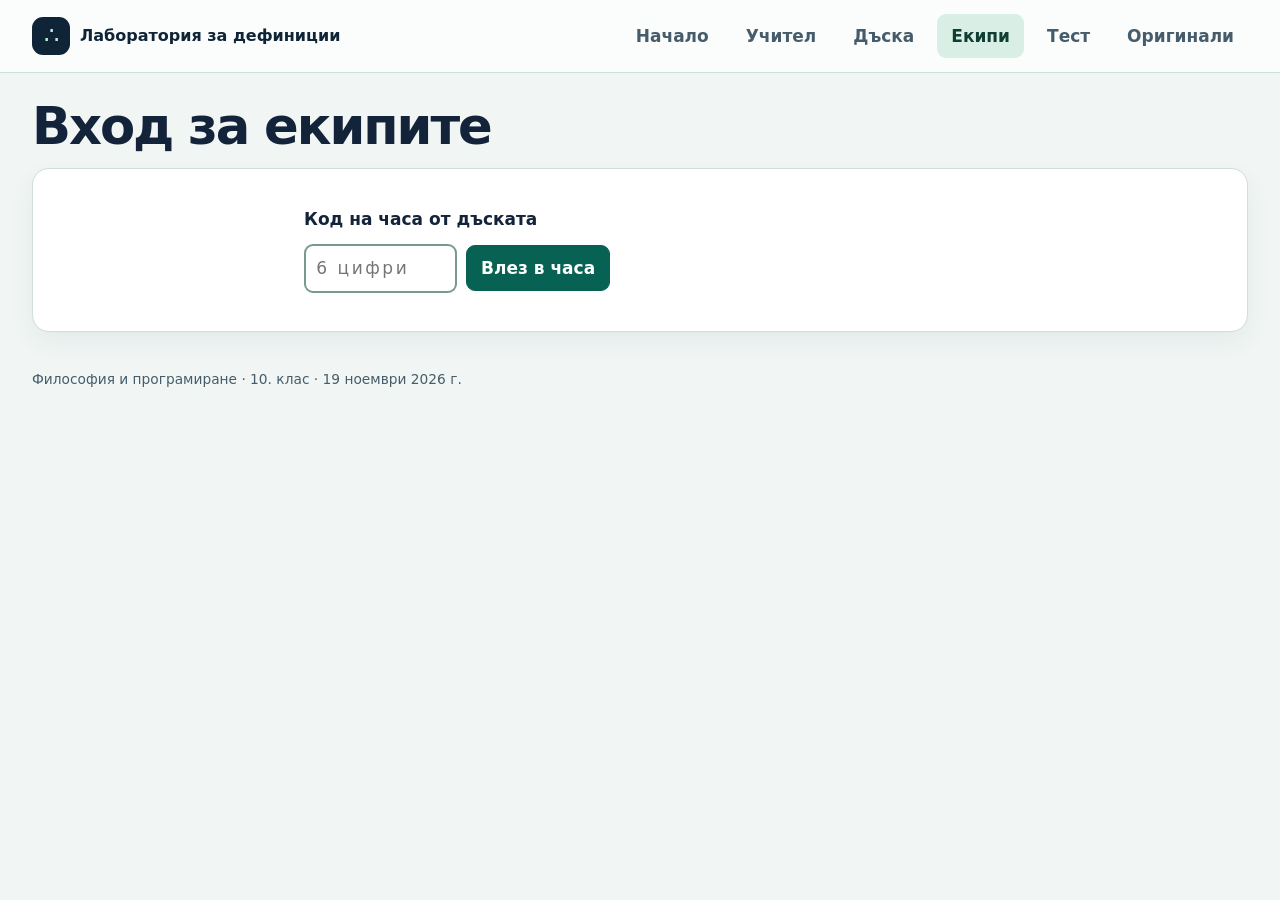
<file: definitions/index.html>
<!doctype html>
<html lang="bg">
<head>
<meta charset="utf-8">
<meta name="viewport" content="width=device-width,initial-scale=1">
<title>Лаборатория за дефиниции</title>
<style>
:root {
  color-scheme: light;
  --ink: #13243a;
  --muted: #465c6b;
  --paper: #f1f6f5;
  --white: #ffffff;
  --line: #cededb;
  --navy: #102438;
  --teal: #086253;
  --mint: #b5f2d7;
  --gold: #f8d187;
  --team: #086253;
  --team-pale: #e3f4ec;
  --shadow: 0 10px 24px #16383210;
}
* { box-sizing: border-box; }
[hidden] { display: none !important; }
body { margin: 0; background: var(--paper); color: var(--ink); font: 17px/1.46 system-ui, 'Segoe UI', sans-serif; }
button, textarea { font: inherit; }
a { color: inherit; }
button, summary { cursor: pointer; }
:focus-visible { outline: 3px solid #ad5d09; outline-offset: 3px; }
header { background: #fbfdfc; border-bottom: 1px solid var(--line); }
.bar, main, footer { max-width: 1332px; margin: 0 auto; }
.bar { min-height: 72px; display: flex; align-items: center; justify-content: space-between; gap: 12px; padding: 9px 32px; }
.brand { display: inline-flex; align-items: center; gap: 10px; color: var(--navy); font-size: 1rem; font-weight: 790; text-decoration: none; }
.brand i { display: grid; place-items: center; width: 38px; height: 38px; border-radius: 11px; background: var(--navy); color: var(--mint); font: 24px/1 Georgia, serif; }
nav, .actions, .chips, .controls { display: flex; flex-wrap: wrap; align-items: center; gap: 9px; }
nav a { display: inline-flex; align-items: center; min-height: 44px; padding: 6px 14px; border-radius: 9px; color: var(--muted); font-weight: 680; text-decoration: none; }
nav a:hover { background: #edf4f1; }
nav a[aria-current="page"] { background: #d9efe5; color: #103e33; }
main { padding: 27px 32px 16px; }
h1, h2, h3, p { margin: 0 0 12px; }
h1, h2 { letter-spacing: -.04em; }
h1 { font-size: clamp(43px, 6.5vw, 89px); line-height: .98; font-weight: 780; }
h2 { font-size: clamp(32px, 4vw, 56px); line-height: 1.05; }
h3 { font-size: clamp(22px, 2.3vw, 30px); line-height: 1.18; letter-spacing: -.02em; }
.eyebrow, .step { display: block; margin: 0 0 9px; font-size: .77rem; font-weight: 820; letter-spacing: .095em; text-transform: uppercase; color: var(--teal); }
.hero { position: relative; overflow: hidden; isolation: isolate; min-height: 368px; display: grid; align-items: center; border-radius: 24px; padding: clamp(29px, 4.4vw, 62px); background: radial-gradient(ellipse at 81% 40%, #214a55, transparent 65%), var(--navy); color: white; }
.hero::before { position: absolute; inset: 0; content: ''; z-index: -1; background: linear-gradient(90deg,#102438 5%,transparent 82%), repeating-linear-gradient(90deg,transparent 0 35px,#c7f2e514 35px 36px), repeating-linear-gradient(0deg,transparent 0 35px,#c7f2e514 35px 36px); }
.hero-copy { max-width: 64%; z-index: 1; }
.hero .eyebrow { color: var(--mint); }
.hero-copy p { max-width: 41ch; margin: 18px 0 0; color: #e1eeec; font-size: clamp(17px, 1.7vw, 23px); }
.hero-meta { margin-top: 21px; display: flex; gap: 8px; flex-wrap: wrap; }
.hero-meta span { border: 1px solid #769b9a; border-radius: 30px; padding: 4px 11px; color: #ecfaf6; font-size: .82rem; font-weight: 700; }
.hero-art { position: absolute; width: min(39%,475px); right: 2%; top: 8%; height: 84%; }
.grid { display: grid; grid-template-columns: repeat(3,minmax(0,1fr)); gap: 16px; margin-top: 16px; }
.card, .panel { border: 1px solid var(--line); border-radius: 17px; padding: clamp(16px,2.1vw,26px); background: var(--white); box-shadow: var(--shadow); }
.card { border-top: 3px solid var(--team); }
.card p, .muted { color: var(--muted); }
.card a { margin-top: 4px; }
.panel { margin: 14px 0; }
[data-team="1"] { --team: #096756; --team-pale: #e2f3ec; }
[data-team="2"] { --team: #484489; --team-pale: #edeafa; }
[data-team="3"] { --team: #9a3751; --team-pale: #fae9ee; }
[data-team="4"] { --team: #8a500b; --team-pale: #f8edd9; }
[data-team="5"] { --team: #225a88; --team-pale: #e5eff8; }
.team-grid { grid-template-columns: repeat(5,minmax(0,1fr)); }
.team-grid .card { padding: 19px 16px; }
.team-number, .mode-icon { display: grid; place-items: center; width: 52px; height: 52px; margin-bottom: 14px; border-radius: 13px; background: var(--team-pale); color: var(--team); font-size: 1.37rem; font-weight: 850; }
.mode-icon svg { width: 27px; height: 27px; }
.team-shell .eyebrow, .team-grid .eyebrow { color: var(--team); }
.team-shell .quote { border-color: var(--team); background: var(--team-pale); }
.team-shell .chips button[aria-pressed="true"] { background: var(--team); border-color: var(--team); }
.actions { margin-top: 12px; }
.btn, .chips button, .prediction button {
  min-height: 46px;
  border: 1px solid var(--teal);
  border-radius: 9px;
  padding: 8px 14px;
  font-weight: 730;
}
.btn { display: inline-flex; align-items: center; justify-content: center; background: var(--teal); color: white; text-decoration: none; }
.btn:hover:not(:disabled) { filter: brightness(1.08); }
.btn.alt, .chips button, .prediction button { background: white; border-color: #88a5a0; color: var(--ink); }
.btn:disabled, .chips button:disabled { opacity: .57; cursor: default; }
.chips button[aria-pressed="true"], .prediction button[aria-pressed="true"] { background: var(--navy); color: white; border-color: var(--navy); }
.quote { margin: 0 0 13px; padding: 12px 16px; border-left: 4px solid var(--teal); border-radius: 4px 10px 10px 4px; background: #e5f3ed; color: var(--navy); font-size: clamp(21px,2.4vw,33px); font-weight: 750; line-height: 1.22; }
#stage { padding: clamp(15px,1.7vw,23px); }
#stage .step { margin-bottom: 7px; }
#stage > p:not(.step) { margin-bottom: 9px; }
.controls { margin: 8px 0; }
.checkline { display: inline-flex; align-items: center; gap: 7px; min-height: 44px; padding: 5px 10px; border: 1px solid #96b0ab; border-radius: 8px; font-weight: 650; }
.checkline:has(input:checked) { background: #deefe7; border-color: #739c8e; }
input[type="checkbox"], input[type="radio"] { flex: none; width: 19px; height: 19px; accent-color: var(--teal); }
.table-wrap { overflow-x: auto; margin-top: 11px; border: 1px solid var(--line); border-radius: 11px; }
table { width: 100%; min-width: 680px; border-collapse: collapse; }
th, td { padding: 6px 11px; border-bottom: 1px solid var(--line); text-align: left; vertical-align: middle; }
thead th { background: var(--navy); color: white; }
tbody tr:last-child > * { border-bottom: 0; }
tbody .match { background: #e0f2e8; }
tbody .mismatch { background: #ffeed2; }
tbody .mismatch td:last-child { color: #78430d; font-weight: 800; }
.instrument { display: flex; align-items: center; gap: 9px; }
.instrument svg { width: 45px; height: 45px; flex: none; padding: 4px; border-radius: 9px; color: var(--teal); background: #f4f8f6; }
.prediction { display: flex; gap: 6px; }
.prediction button { min-width: 51px; min-height: 44px; padding: 4px 8px; }
.feedback { margin: 11px 0 0; font-weight: 750; }
.small { font-size: .88rem; }
.stack label { display: block; margin: 10px 0; font-weight: 710; }
.stack textarea { display: block; width: 100%; min-height: 59px; margin-top: 4px; padding: 8px 11px; border: 1px solid #839c9c; border-radius: 8px; resize: vertical; background: #fbfdfc; color: var(--ink); }
.two { display: grid; grid-template-columns: 1fr 1fr; gap: 11px 16px; }
.excerpt { margin-bottom: 9px; overflow-wrap: anywhere; white-space: pre-wrap; }
.excerpt dt { color: var(--team); font-weight: 760; }
.excerpt dd { margin: 0 0 9px; }
.quizitem { border: 1px solid var(--line); border-radius: 11px; margin: 12px 0; padding: 9px 13px; }
.quizitem legend { padding: 0 6px; font-weight: 750; }
.quizitem label { display: flex; align-items: center; min-height: 44px; margin: 4px 0; padding: 5px 8px; border-radius: 7px; gap: 8px; }
.quizitem label:has(input:checked) { background: #dcefe6; }
.project-options { list-style: none; padding: 0; display: grid; gap: 8px; }
.project-options li { padding: 9px 12px; border-radius: 8px; background: #e7f3ee; font-size: clamp(18px,2.4vw,28px); }
.correct { color: #065647; }
.incorrect { color: #8d2a24; }
details { margin-top: 9px; }
details > *:last-child { margin-bottom: 0; }
summary { padding: 7px 0; color: var(--teal); font-weight: 780; }
.reveal div { padding: 10px 13px; border-radius: 8px; background: #fff0d5; }
footer { padding: 7px 32px 20px; color: var(--muted); font-size: .86rem; }
@media (max-width: 1060px) { .team-grid { grid-template-columns: repeat(3,minmax(0,1fr)); } }
@media (max-width: 720px) {
  .bar { flex-wrap: wrap; justify-content: flex-start; }
  .bar, main, footer { padding-right: 15px; padding-left: 15px; }
  nav { gap: 3px; }
  nav a { padding: 5px 9px; }
  main { padding-top: 15px; }
  .grid, .two { grid-template-columns: 1fr; }
  .team-grid { grid-template-columns: repeat(2,minmax(0,1fr)); }
  .hero { min-height: 310px; border-radius: 17px; }
  .hero-copy { max-width: 100%; }
  .hero-art { opacity: .19; width: 69%; right: 0; }
}
@media print { header, footer, .actions, .chips { display: none !important; } body { background: white; } .panel, .card { box-shadow: none; break-inside: avoid; } }
.terms { display: grid; grid-template-columns: repeat(3,minmax(0,1fr)); gap: 9px; margin: 10px 0; }
.term { margin: 0; padding: 11px 13px; border-radius: 8px; background: #e9f4ee; }
.term:nth-child(2) { background: #e9eefb; }
.term:nth-child(3) { background: #fbefd9; }
.term dt { font-weight: 740; }
.term dd { margin: 2px 0 0; }
.team-shell #team-stage { border-top: 3px solid var(--team); }
@media (max-width: 600px) { .terms { grid-template-columns: 1fr; } }

.room-banner{display:flex;flex-wrap:wrap;align-items:center;justify-content:space-between;gap:1rem;background:var(--navy);color:white;padding:clamp(18px,3vw,36px);border-radius:14px}
.room-banner strong{display:block;font:750 clamp(40px,6vw,76px)/1.1 system-ui;letter-spacing:.09em;font-variant-numeric:tabular-nums}
.room-banner .btn{background:var(--mint);color:var(--navy)}
#invite-note:empty{display:none}#invite-note{max-width:35ch;margin:8px 0 0}
#lobby form{max-width:42rem;margin:12px auto}#lesson-code{border:2px solid #789992;border-radius:9px}
#lobby .team-grid button{display:grid;align-content:start;justify-content:start;text-align:left;gap:4px;padding:16px;border-top:4px solid var(--team)}
#lobby .team-grid strong{font-size:1.2rem}#lobby .team-grid small,#lobby .team-grid span{font-weight:600}
#change-code{margin-top:14px}#room-status{margin:22px 0 10px;font-weight:750}
#room-teams button:disabled{opacity:1;color:#465763;background:#f3f6f5;border-color:#d6e0dd}
#room-teams [data-status=active]:disabled{color:#664300;background:#fff2d7;border-color:#d9b86b}
#room-teams [data-status=done]{background:var(--teal);color:white}
#projection:not(:empty){margin:20px 0;padding:20px;border:1px solid var(--line);border-radius:12px}
#team-stage section.panel{box-shadow:none;background:#eff8f3}#team-stage [role=status]:empty{display:none}
.key-view select,#seat-count{max-width:100%;font:inherit;padding:.5em;border-radius:8px}.key-view .quote{margin-top:1em;font-size:clamp(20px,2vw,30px)}#answer-key{margin-top:1em}

.work-report{display:grid;grid-template-columns:repeat(2,minmax(0,1fr));gap:14px;margin:16px 0}
.work-card{min-width:0;padding:clamp(14px,2vw,24px);border:1px solid var(--line);border-top:4px solid #397672;border-radius:12px;background:#fbfdfc}
.work-card:nth-child(2){border-top-color:#655897}
.work-card:last-child{grid-column:1/-1;border-top-color:#a16a2c}
.work-card h4{font-size:1rem;color:var(--muted);margin:0 0 6px}
.work-card .task-subject{font-size:clamp(21px,2.2vw,29px);font-weight:750;line-height:1.2;margin-bottom:8px}
.task-prompt{color:var(--muted);max-width:78ch}
.work-card dl{margin:14px 0;border-top:1px solid var(--line);padding-top:10px}
.work-card dt{font-weight:720;color:var(--teal)}
.work-card dd{overflow-wrap:anywhere;white-space:pre-wrap;margin:3px 0 12px}
@media(max-width:760px){.work-report{grid-template-columns:1fr}}
.inline-model{margin:.65em 0 1em;padding:14px 18px;border-left:4px solid var(--teal);border-radius:6px;background:#e0f3eb;color:#163b35;font-size:clamp(18px,1.6vw,24px);line-height:1.45}
.work-card [data-model][aria-expanded="true"]{background:#e0f3eb}
.source-text,.inline-model,.key-view .quote{white-space:pre-line}.source-text{max-width:84ch}

#team-stage .stack textarea{width:min(100%,38ch);height:2.25em;min-height:2.25em;max-height:12em;padding:5px 8px;line-height:1.4;resize:vertical;overflow:auto}
.source-prompt{margin:4px 0}.source-prompt summary{font-size:.9rem;padding:2px 0}
</style>
</head>
<body>
<header><div class="bar"><a class="brand" href="#start"><i aria-hidden="true">∴</i> Лаборатория за дефиниции</a><nav aria-label="Режими"><a href="#start">Начало</a><a href="#teacher">Учител</a><a href="#board">Дъска</a><a href="#teams">Екипи</a><a href="#quiz">Тест</a><a href="#sources">Оригинали</a></nav></div></header>
<main id="app"></main>
<footer>Философия и програмиране · 10. клас · 19 ноември 2026 г.</footer>
<script>
const content={"teams":[{"name":"Самолет","structure":"Магазин е помещение за продажба на стоки.","case":"Слонът е голям бозайник.","prompt":"Анализирайте предложените  в упражнението определения и проверете спазени ли са правилата за конструиране на дефиниция. Отбележете при кое определение има нарушаване на правилата и уточнете логическата грешка. Аргументирайте отговора си.","extras":["Чукът е инструмент за извършване на ремонти.","В) ,,Демокрация е режим на държавно управление.\"","Д) ,,Религиозен е човек, който вярва в Светия дух.\""]},{"name":"Русалка","structure":"Билкарят е човек, който събира билки.","case":"Логиката е наука за логичното.","prompt":"Анализирайте предложените  в упражнението определения и проверете спазени ли са правилата за конструиране на дефиниция. Отбележете при кое определение има нарушаване на правилата и уточнете логическата грешка. Аргументирайте отговора си.","extras":["Ж) ,,Икономиката е наука, която изследва процесите, възникващи от икономическите действия на хората.\"","Патриотизмът е това, което прави Иван."]},{"name":"Ягода","structure":"Чаят е топла напитка от запарени листа на растение.","case":"Е) ,,Растенията не са животни.\"","prompt":"2. Какви логически грешки са допуснати при следните дефиниции?","extras":["Б) ,,Икономиката не е статистика.\"","Наивен човек е човек, който не е виновен."]},{"name":"Кентавър","structure":"Етажерката е мебел с открити рафтове.","case":"Лъвът е царят на животните.","prompt":"Анализирайте предложените  в упражнението определения и проверете спазени ли са правилата за конструиране на дефиниция. Отбележете при кое определение има нарушаване на правилата и уточнете логическата грешка. Аргументирайте отговора си.","extras":["Велосипедът е нещо , на което децата се возят до училище.","Г) ,,Човешко същество е всяко живо същество, родено от човек.\""]},{"name":"Хладилник","structure":"Кухнята е помещение за приготвяне на храна.","case":"Престолонаследник е човек, който има право да наследи престола на даден владетел.","prompt":"Анализирайте предложените  в упражнението определения и проверете спазени ли са правилата за конструиране на дефиниция. Отбележете при кое определение има нарушаване на правилата и уточнете логическата грешка. Аргументирайте отговора си.","extras":["А) ,,Познанието е истинно мнение.\""]}],"quiz":[{"q":"Каква е основната структура на класическата явна дефиниция, изградена чрез род и видово отличие?","a":["Състои се само от отрицателни признаци и изключения.","Състои се от по-общо родово понятие и специфичен видово-отличителен белег.","Обяснява значението на думата единствено чрез нейната етимология и произход.","Определя предмета чрез неговия практически ефект върху човека."],"k":1,"why":"Отговор: Б) Състои се от по-общо родово понятие и специфичен видово-отличителен белег."},{"q":"Кое от следните твърдения изразява правилно изискването за съразмерност на дефиницията?","a":["Обемът на дефиниращото понятие трябва да бъде по-тесен от обема на дефинируемото.","Обемът на дефиниращото понятие трябва да бъде по-широк от обема на дефинируемото.","Обемът на дефиниращото понятие трябва да бъде точно равен на обема на дефинируемото.","Обемът на дефиниращото понятие няма значение, стига изречението да звучи логично."],"k":2,"why":"Отговор: В) Обемът на дефиниращото понятие трябва да бъде точно равен на обема на дефинируемото."},{"q":"Каква логическа грешка се допуща в дефиницията: ,,Свободата е способността на човека да бъде свободен\"?","a":["Порочен кръг.","Нарушение на правилото за не-негативност.","Прекалена широка дефиниция (нарушена съразмерност).","Използване на неясни и двусмислени метафори."],"k":0,"why":"Отговор: А) Порочен кръг."},{"q":"Защо според логическите правила по възможност трябва да се избягват отрицателните дефиниции (напр. ,,Мъдростта не е глупост\")?","a":["Защото те задължително нарушават изискването за съразмерност на обемите.","Зашото автоматично водят до порочен кръг в мисленето.","Защото съдържат задължително хуожествени метафори.","Защото казват какво не е предметът, но не разкриват неговата същност и какво представлява."],"k":3,"why":"Отговор: Г) Защото казват какво не е предметът, но не разкриват неговата същност и какво представлява."},{"q":"Кое правило за конструиране на дефиниция се нарушава най-ясно в израза: ,,Архитектурата е замръзнала музика\"?","a":["Правилото за съразмерност на обемите.","Изискването за яснота и прецизност чрез избягване на преносен смисъл и метафори.","Правилото за не-негативност.","Правилото срещу тафтологията и логическия кръг."],"k":1,"why":"Отговор: Б) Изискването за яснота и прецизност чрез избягване на преносен смисъл и метафори."},{"q":"Дадена е следната дефиниция: ,,Рибата е животно, което живее във водата\". Кое изискване за правилна дефиниция е нарушена?","a":["Изискването за не-негативност (дефиницията е отрицателна).","Изискването за пълна липса на тавтология.","Изискването за съразмерност (дефиницията е прекалено широка, защото китовете делфините и жабите също живеят във водата).","Изискването за научна метафоричност."],"k":2,"why":"Отговор: В) Изискването за съразмерност (дефиницията е прекалено широка, защото китовете делфините и жабите също живеят във водата)."}]};
const original={"word":["Философия – 10 клас","Работен лист","Тема: Правила за конструиране на дефиниция","Упражнение 1. Дефиниране на понятия","Дефинирайте изброените по-долу понятия като спазвате правилата за конструиране на дефиниция така, че те да бъдат полезни на всекиго, който не е използвал тези понятия..","1. Самолет  ………………………………………………………","2. Русалка   ………………………………………………………","3. Ягода      ………………………………………………………","4. Кентавър   ………………………………………………………","5. Хладилник  ……………………………………………………..","Упражнение 2. Структура на определението.","Посочете елементите на определенията, които са дадени в упражнението.","1. Пейката е градинска мебел за сядане на няколко души.","Пример: Пейката – определяемо понятие","градинска мебел за сядане на няколко души – определящо понятие","градинска мебел за сядане – съществен признак на определяемото понятие","на няколко души - отличителен признак на определяемото понятие","2. Чаят е топла напитка от запарени листа на растение.","3. Билкарят е човек, който събира билки.","4. Магазин е помещение за продажба на стоки.","5. Етажерката е мебел с открити рафтове.","6. Кухнята е помещение за приготвяне на храна.","Упражнение 3. Правила на определението.","Анализирайте предложените  в упражнението определения и проверете спазени ли са правилата за конструиране на дефиниция. Отбележете при кое определение има нарушаване на правилата и уточнете логическата грешка. Аргументирайте отговора си.","1. Логиката е наука за логичното.","………………………………………………………………………….","2. Слонът е голям бозайник.","………………………………………………………………………….","3. Чукът е инструмент за извършване на ремонти.","………………………………………………………………………….","4. Термометърът е измервателен уред.","…………………………………………………………………………..","5. Патриотизмът е това, което прави Иван.","……………………………………………………………………………","6. Наивен човек е човек, който не е виновен.","……………………………………………………………………………..","7. Велосипедът е нещо , на което децата се возят до училище.","…………………………………………………………………………….","8. Лъвът е царят на животните.","…………………………………………………………………………….","9. Престолонаследник е човек, който има право да наследи престола на даден владетел.","…………………………………………………………………………….","Изготвил: ………","/у-л: Хр. Маринова/"],"atelier":["ПРАВИЛА ЗА КОНСТРУИРАНЕ НА ДЕФИНИЦИЯ","(ФИЛОСОФСКО АТЕЛИЕ)","1. Каква е логическата грешка в следното ,,доказателство\"?","Един ученик казал: ,,Няма защо да учим всички части на речта. Достатъчно е да знаем само съществителните, защото други части не съществуват\". Учителят учуден попитал: ,,Ами глаголът, ами прилагателното?\" ,,Глаголът е съществително, прилагателното - също\" - отвърнал ученикът.","А. А. Ивин, ,,Изкуството да мислим правилно\"","2. Какви логически грешки са допуснати при следните дефиниции?","А) ,,Познанието е истинно мнение.\"","................................................................................................","Б) ,,Икономиката не е статистика.\"","................................................................................................","В) ,,Демокрация е режим на държавно управление.\"","................................................................................................","Г) ,,Човешко същество е всяко живо същество, родено от човек.\"",".................................................................................................","Д) ,,Религиозен е човек, който вярва в Светия дух.\"",".................................................................................................","Е) ,,Растенията не са животни.\"",".................................................................................................","Ж) ,,Икономиката е наука, която изследва процесите, възникващи от икономическите действия на хората.\"",".................................................................................................","3. Тест:","1. Каква е основната структура на класическата явна дефиниция, изградена чрез род и видово отличие?","А) Състои се само от отрицателни признаци и изключения.","Б) Състои се от по-общо родово понятие и специфичен видово-отличителен белег.","В) Обяснява значението на думата единствено чрез нейната етимология и произход.","Г) Определя предмета чрез неговия практически ефект върху човека.","2. Кое от следните твърдения изразява правилно изискването за съразмерност на дефиницията?","А) Обемът на дефиниращото понятие трябва да бъде по-тесен от обема на дефинируемото.","Б) Обемът на дефиниращото понятие трябва да бъде по-широк от обема на дефинируемото.","В) Обемът на дефиниращото понятие трябва да бъде точно равен на обема на дефинируемото.","Г) Обемът на дефиниращото понятие няма значение, стига изречението да звучи логично.","3. Каква логическа грешка се допуща в дефиницията: ,,Свободата е способността на човека да бъде свободен\"?","А) Порочен кръг.","Б) Нарушение на правилото за не-негативност.","В) Прекалена широка дефиниция (нарушена съразмерност).","Г) Използване на неясни и двусмислени метафори.","4. Защо според логическите правила по възможност трябва да се избягват отрицателните дефиниции (напр. ,,Мъдростта не е глупост\")?","А) Защото те задължително нарушават изискването за съразмерност на обемите.","Б) Зашото автоматично водят до порочен кръг в мисленето.","В) Защото съдържат задължително хуожествени метафори.","Г) Защото казват какво не е предметът, но не разкриват неговата същност и какво представлява.","5. Кое правило за конструиране на дефиниция се нарушава най-ясно в израза: ,,Архитектурата е замръзнала музика\"?","А) Правилото за съразмерност на обемите.","Б) Изискването за яснота и прецизност чрез избягване на преносен смисъл и метафори.","В) Правилото за не-негативност.","Г) Правилото срещу тафтологията и логическия кръг.","6. Дадена е следната дефиниция: ,,Рибата е животно, което живее във водата\". Кое изискване за правилна дефиниция е нарушена?","А) Изискването за не-негативност (дефиницията е отрицателна).","Б) Изискването за пълна липса на тавтология.","В) Изискването за съразмерност (дефиницията е прекалено широка, защото китовете делфините и жабите също живеят във водата).","Г) Изискването за научна метафоричност."],"sections":[["Упражнение 1. Дефиниране на понятия","Дефинирайте изброените по-долу понятия като спазвате правилата за конструиране на дефиниция така, че те да бъдат полезни на всекиго, който не е използвал тези понятия.."],["Упражнение 2. Структура на определението.","Посочете елементите на определенията, които са дадени в упражнението."],["Упражнение 3. Правила на определението.","Анализирайте предложените  в упражнението определения и проверете спазени ли са правилата за конструиране на дефиниция. Отбележете при кое определение има нарушаване на правилата и уточнете логическата грешка. Аргументирайте отговора си."]],"atitle":"2. Какви логически грешки са допуснати при следните дефиниции?"};
const app=document.querySelector('#app');
const states=Object.fromEntries(content.teams.map((_,i)=>[i,{}]));
const alphabet=['А','Б','В','Г'];
const teamFields=[['definition','Ваша дефиниция'],['structure','Определяемо понятие / род / отличителен белег'],['example','Ваш пример или възражение'],['reason','Извод и аргумент'],['revision','Работна формулировка или защита на оригинала'],['peer','Възражение или нов пример от другия екип'],['reply','Отговор на възражението'],['final','Окончателна формулировка или основание да я запазите']];
const board={step:0,features:{measure:true,temp:false,touch:false},extra:false,checked:false,predictions:{}};
const instruments=[
 {name:'Контактен термометър',id:'thermo',measure:true,temp:true,touch:true,expected:true},
 {name:'Линийка',id:'ruler',measure:true,temp:false,touch:false,expected:false},
 {name:'Хронометър',id:'clock',measure:true,temp:false,touch:false,expected:false},
 {name:'Безконтактен термометър',id:'remote',measure:true,temp:true,touch:false,expected:true}
];
const icons={
 thermo:'<path d="M15 22V7a3 3 0 0 1 6 0v15a6 6 0 1 1-6 0Z"/><path d="M18 14v14m6-18h5m-5 5h4"/><circle cx="18" cy="28" r="2"/>',
 ruler:'<path d="M5 26 25 6l6 6-20 20Z"/><path d="m10 21 3 3m2-8 3 3m2-8 3 3"/>',
 clock:'<circle cx="18" cy="21" r="11"/><path d="M15 5h6m-3 0v5m8 2 2-2m-10 5v7l4 2"/>',
 remote:'<path d="M6 12h17l5 5v6H17l-2 9H8l2-12H6Z"/><path d="M31 14h4m-4 5h5m-5 5h4M10 16h8"/>'
};
function esc(value=''){return value.replace(/[&<>"']/g,c=>({'&':'&amp;','<':'&lt;','>':'&gt;','"':'&quot;',"'":'&#39;'}[c]));}
function load(i){try{return JSON.parse(localStorage.getItem('definition-lab-'+lessonCode+'-team-'+i))||{};}catch{return {};}}
function save(i){try{localStorage.setItem('definition-lab-'+lessonCode+'-team-'+i,JSON.stringify(states[i]));}catch{/* Entries are retained in memory for this open tab. */}}

const modeIcons={
 board:'<rect x="3" y="4" width="18" height="12" rx="2"/><path d="M8 20h8m-4-4v4m-5-8 3-3 3 2 4-4"/>',
 teams:'<circle cx="8" cy="8" r="3"/><circle cx="16" cy="8" r="3"/><path d="M3 20v-2a5 5 0 0 1 10 0v2m1-6a5 5 0 0 1 7 4v2"/>',
 quiz:'<rect x="5" y="3" width="14" height="18" rx="2"/><path d="m8 9 2 2 4-4m-6 9h8"/>'
};
function modeIcon(mode){
 return `<span class="mode-icon" aria-hidden="true"><svg viewBox="0 0 24 24" fill="none" stroke="currentColor" stroke-width="1.7" stroke-linecap="round" stroke-linejoin="round">${modeIcons[mode]}</svg></span>`;
}
function home(){
 app.innerHTML=`<section class="hero"><div class="hero-copy">
 <span class="eyebrow">19 ноември · Световен ден на философията</span><h1>Лаборатория<br>за дефиниции</h1>
 <p>Как да покажем, че една дефиниция включва твърде много или пропуска важен случай?</p>
 <div class="hero-meta"><span>10. клас</span><span>45 минути</span><span>Философия и програмиране</span></div></div>
 <svg class="hero-art" viewBox="0 0 450 330" role="img" aria-label="Дефиниция, проверка и аргумент" xmlns="http://www.w3.org/2000/svg">
 <path d="M119 91v55h52m82 14h37v70" fill="none" stroke="#b5f2d7" stroke-width="2.5" stroke-dasharray="5 6"/>
 <circle cx="119" cy="146" r="5" fill="#f8d187"/><circle cx="290" cy="160" r="5" fill="#f8d187"/>
 <g fill="#142f42" stroke="#79b9ab" stroke-width="1.5"><rect x="18" y="20" width="220" height="72" rx="14"/><rect x="146" y="124" width="236" height="72" rx="14"/><rect x="231" y="228" width="194" height="72" rx="14"/></g>
 <g fill="#b5f2d7"><rect x="31" y="33" width="46" height="46" rx="10"/><rect x="159" y="137" width="46" height="46" rx="10"/><rect x="244" y="241" width="46" height="46" rx="10"/></g>
 <g stroke="#102438" stroke-width="2.4" stroke-linejoin="round" stroke-linecap="round" fill="none"><path d="M44 49h20m-20 7h15m-15 7h18"/><path d="m171 159 7 7 15-17"/><path d="M257 253h20v14h-11l-6 5v-5h-3Z"/></g>
 <g fill="#f3fffa" font-family="system-ui, sans-serif" font-size="22" font-weight="700"><text x="91" y="64">Дефиниция</text><text x="220" y="168">Проверка</text><text x="303" y="272">Аргумент</text></g>
 </svg></section>
 <div class="grid"><section class="card" data-team="1">${modeIcon('board')}<span class="eyebrow">01 · Обща работа</span><h3>Интерактивна дъска</h3><p>Разгледайте определение и проверете как работи едно правило.</p><a class="btn" href="#board">Към дъската</a></section>
 <section class="card" data-team="2">${modeIcon('teams')}<span class="eyebrow">02 · Работа на лаптоп</span><h3>Екипни задачи</h3><p>Разменете възражение и подгответе аргумент за защита.</p><a class="btn alt" href="#teams">Към екипите</a></section>
 <section class="card" data-team="4">${modeIcon('quiz')}<span class="eyebrow">03 · Самостоятелно</span><h3>Проверка на знанията</h3><p>Шест въпроса за правилата на дефиницията.</p><a class="btn alt" href="#quiz">Към теста</a></section></div>`;
}

const stages=['Структура','Лаборатория','Защита'];
function sourceView(){
 app.innerHTML='<h2>Оригинални материали</h2>'+[['Работен лист',original.word],['Философско ателие',original.atelier]].map(([name,lines])=>`<details class="panel"><summary>${name}</summary><div class="source-text">${lines.map(x=>`<p>${esc(x)}</p>`).join('')}</div></details>`).join('');
}
function handControl(host, room, teacher){
 if(!room){
  host.innerHTML='<a class="btn alt" href="#teacher">Започни час за вдигане на ръка</a>';
  return;
 }
 const credentials=teacher?{code:room.code,teacher:room.teacher}:{code:room.code,device};
 let timer,version=0,busy=false,handId=null,last='';
 const action=document.createElement('div'), status=document.createElement('small');
 action.className='actions';
 status.setAttribute('role','status');
 host.append(action,status);
 function paint(data){
  const value=JSON.stringify(data);
  if(value===last)return;
  last=value;
  if(teacher){
   action.replaceChildren();
   const title=document.createElement('strong');
   title.textContent='Вдигнати ръце · '+data.queue.length;
   action.append(title);
   for(const entry of data.queue){
    const button=document.createElement('button');
    button.className='btn alt';
    button.textContent='Дай думата · '+content.teams[entry.team-1].name;
    button.onclick=()=>request('/done',entry);
    action.append(button);
   }
  }else{
   handId=data.id;
   let button=action.querySelector('button');
   if(!button){
    button=document.createElement('button');
    button.className='btn alt';action.append(button);
    button.onclick=()=>request(handId?'/lower':'/raise',handId?{id:handId}:{});
   }
   button.textContent=handId?'Свали ръката на екипа':'Вдигни ръка';
   button.setAttribute('aria-pressed',String(Boolean(handId)));
  }
 }
 async function request(path,extra={}){
  if(!host.isConnected||busy)return;
  clearTimeout(timer);
  const ticket=++version;
  busy=!['/queue','/mine'].includes(path);
  if(busy)action.querySelectorAll('button').forEach(b=>b.disabled=true);
  try{
   const response=await fetch('https://definicii-live-hands.onrender.com'+path,{method:'POST',headers:{'Content-Type':'application/json'},body:JSON.stringify({...credentials,...extra}),signal:AbortSignal.timeout(75000)});
   if(!response.ok)throw Error(response.status===404?'Проверете дали часът е активен.':'Връзката се забави. Повторен опит…');
   const data=await response.json();
   if(!host.isConnected||ticket!==version)return;
   paint(data);
   status.textContent=teacher?'':handId?'Екипът ви чака думата.':'';
  }catch(e){if(host.isConnected&&ticket===version)status.textContent=e.message.includes('Проверете')?e.message:'Няма връзка с вдигнатите ръце. Повторен опит…';}
  finally{
   if(host.isConnected&&ticket===version){
    busy=false;action.querySelectorAll('button').forEach(b=>b.disabled=false);
    timer=setTimeout(()=>request(teacher?'/queue':'/mine'),4000);
   }
  }
 }
 status.textContent='Свързване с вдигнатите ръце…';
 request(teacher?'/queue':'/mine');
}

function boardView(){
 app.innerHTML='<span class="eyebrow">Режим за интерактивна дъска</span><h2>От дефиниция към проверка</h2><p><a class="btn alt" href="#teacher">Предадени решения</a></p><div id="board-hands"></div><div class="chips" id="steps"></div><section id="stage" class="panel"></section>';
 handControl(document.querySelector('#board-hands'),teacherRoom||membership,Boolean(teacherRoom));
 document.querySelector('#steps').innerHTML=stages.map((name,i)=>`<button type="button" data-step="${i}">${i+1}. ${name}</button>`).join('');
 document.querySelectorAll('[data-step]').forEach(btn=>btn.onclick=()=>{board.step=Number(btn.dataset.step);renderStage();});
 renderStage();
}
function renderStage(){
 document.querySelectorAll('[data-step]').forEach(btn=>btn.setAttribute('aria-pressed',String(Number(btn.dataset.step)===board.step)));
 const stage=document.querySelector('#stage');
 if(board.step===0){
  stage.innerHTML=`<h3>${esc(original.sections[1][0])}</h3><p>${esc(original.sections[1][1])}</p><div class="quote">${esc(original.word.find(l=>l.startsWith('1. Пейката')))}</div><details><summary>Покажи разбор</summary><p class="source-text">${esc("Пример: Пейката – определяемо понятие\nградинска мебел за сядане на няколко души – определящо понятие\nградинска мебел за сядане – съществен признак на определяемото понятие\nна няколко души - отличителен признак на определяемото понятие")}</p></details><section class="panel"><h3>${esc(original.atelier[2])}</h3><p>${esc(original.atelier[3])}</p><p>${esc(original.atelier[4])}</p></section>`;
 }else if(board.step===1){
  stage.innerHTML=`<p class="step">Допълнителна STEM дейност · Практическа проверка</p><div class="quote">Термометърът е измервателен уред.</div><p>Изберете признаци. Правилото включва уреда, когато той отговаря на <b>всички</b> избрани признаци.</p><div class="controls"><label class="checkline"><input type="checkbox" data-feature="measure"> Измервателен уред</label><label class="checkline"><input type="checkbox" data-feature="temp"> Измерва температура</label><label class="checkline"><input type="checkbox" data-feature="touch"> Изисква допир</label></div><div class="actions"><button class="btn" id="run">Провери правилото</button><button class="btn alt" id="extra">Разкрий новия уред</button><button class="btn alt" id="reset">Върни началното правило</button></div><div id="instrument-results" aria-live="polite"></div>`;
  stage.querySelectorAll('[data-feature]').forEach(input=>{input.checked=board.features[input.dataset.feature];input.onchange=()=>{board.features[input.dataset.feature]=input.checked;board.checked=false;board.predictions={};renderInstruments();};});
  stage.querySelector('#run').onclick=()=>{board.checked=true;renderInstruments();document.querySelector('#instrument-results .feedback').focus();};
  stage.querySelector('#extra').onclick=()=>{board.extra=true;board.checked=false;board.predictions={};renderInstruments();stage.querySelector('[data-item]').focus();};
  stage.querySelector('#reset').onclick=()=>{board.features={measure:true,temp:false,touch:false};board.extra=false;board.checked=false;board.predictions={};renderStage();document.querySelector('[data-item]').focus();};
  renderInstruments();
 }else{
  stage.innerHTML='<p class="step">03 / Защита пред класа</p><p>Говорителят има 60 секунди за аргумента и отговора на екипа. </p><div class="chips" id="defenses"></div><div id="defense-case"></div>';
  stage.querySelector('#defenses').innerHTML=content.teams.map((_,i)=>`<button data-defense="${i}">Екип ${i+1}</button>`).join('');
  const show=i=>{stage.querySelectorAll('[data-defense]').forEach(b=>b.setAttribute('aria-pressed',String(Number(b.dataset.defense)===i)));stage.querySelector('#defense-case').innerHTML=`<div class="panel"><div class="quote">${content.teams[i].case}</div><p>${content.teams[i].prompt}</p></div>`;};
  stage.querySelectorAll('[data-defense]').forEach(btn=>btn.onclick=()=>show(Number(btn.dataset.defense)));
  show(0);
 }
}
function renderInstruments(){
 const target=document.querySelector('#instrument-results');
 const required=Object.keys(board.features).filter(key=>board.features[key]);
 const cases=instruments.slice(0,board.extra?4:3);
 const completed=cases.every(item=>Object.hasOwn(board.predictions,item.id));
 const run=document.querySelector('#run');
 run.disabled=!required.length||!completed||board.checked;
 document.querySelector('#extra').disabled=board.extra;
 let ruleErrors=0;
 let predictionErrors=0;
 const yesNo=value=>value?'Да':'Не';
 const rows=cases.map(item=>{
  const result=required.every(key=>item[key]);
  const matchesTarget=item.expected===result;
  const prediction=board.predictions[item.id];
  const matchesPrediction=prediction===result;
  if(!matchesTarget)ruleErrors++;
  if(!matchesPrediction)predictionErrors++;
  const picker=board.checked?yesNo(prediction):
   `<div class="prediction" role="group" aria-label="Прогноза за ${item.name}">${[true,false].map(value=>`<button type="button" data-item="${item.id}" data-value="${value}" aria-pressed="${prediction===value}">${yesNo(value)}</button>`).join('')}</div>`;
  const status=matchesTarget?'Правилото класифицира вярно':result?'Правилото включва погрешно':'Правилото пропуска';
  return `<tr class="${board.checked?(matchesTarget?'match':'mismatch'):''}"><th scope="row"><span class="instrument"><svg viewBox="0 0 36 36" fill="none" stroke="currentColor" stroke-width="2" stroke-linecap="round" stroke-linejoin="round" aria-hidden="true">${icons[item.id]}</svg>${item.name}</span></th><td>${picker}</td><td>${board.checked?yesNo(result):'—'}</td><td>${board.checked?yesNo(item.expected):'—'}</td><td>${board.checked?status:'—'}</td></tr>`;
 }).join('');
 const feedback=board.checked
  ? `Прогнози, които съвпаднаха с резултата: ${cases.length-predictionErrors} от ${cases.length}. Разминавания с правилната класификация: ${ruleErrors}.`
  : !required.length?'Изберете поне един признак.':completed?'Прогнозите са записани. Стартирайте проверката.':'За всеки уред прогнозирайте дали правилото ще го включи.';
 target.innerHTML=`<div class="table-wrap"><table><thead><tr><th scope="col">Уред</th><th scope="col">Прогноза на класа</th><th scope="col">Включва ли го правилото?</th><th scope="col">Термометър ли е?</th><th scope="col">Извод</th></tr></thead><tbody>${rows}</tbody></table></div><p class="feedback" role="status" tabindex="-1">${feedback}</p>${board.checked?'<p class="muted small">Кой ред е контрапример за правилото? Променете признак или разкрийте новия уред.</p>':''}`;
 target.querySelectorAll('[data-item]').forEach(button=>button.onclick=()=>{
  const {item,value}=button.dataset;
  board.predictions[item]=value==='true';
  renderInstruments();
  target.querySelector(`[data-item="${item}"][data-value="${value}"]`).focus();
 });
}
let lessonCode='';
try{lessonCode=sessionStorage.getItem('definition.lessonCode')||'';}catch{}
let membership=null;
function setLessonCode(value){
 lessonCode=value;
 try{sessionStorage.setItem('definition.lessonCode',value);}catch{}
}
function teams(preferred=0, invitedCode=''){
 app.innerHTML='<h2>Вход за екипите</h2><section class="panel" id="lobby"></section>';
 const panel=document.querySelector('#lobby');
 function entry(message=''){
  panel.innerHTML=`<form><label for="lesson-code"><strong>Код на часа от дъската</strong></label>
  <div class="actions"><input id="lesson-code" required inputmode="numeric" maxlength="6" pattern="[0-9]{6}" placeholder="6 цифри" style="max-width:9em;padding:.6em;font:inherit;letter-spacing:.15em"><button class="btn">Влез в часа</button></div></form><p role="status"></p>`;
  const input=panel.querySelector('input');
  input.value=lessonCode;
  panel.querySelector('[role=status]').textContent=message;
  panel.querySelector('form').onsubmit=e=>{e.preventDefault();lookup(input.value.trim());};
 }
 async function lookup(code){
  panel.innerHTML='<p role="status">Проверявам кода на часа…</p>';
  try{
   const room=await classroom('/lookup',{code,device});
   if(!panel.isConnected)return;
   setLessonCode(code);
   if(preferred && room.mine.includes(preferred)){
    membership={code,team:preferred,lead:room.lead!==false};teamView(preferred-1);return;
   }
   panel.innerHTML=`<h3>Изберете своя екип</h3><p>Час ${esc(code)} · Изберете номера, определен от учителя.</p>${room.counts?'<label>Ученици на този лаптоп <select id="seat-count"><option>1</option><option>2</option><option>3</option><option>4</option><option>5</option></select></label><p class="muted">Първият лаптоп в екипа предава общото решение.</p>':''}<div class="grid team-grid"></div><p role="status"></p><button class="btn alt" id="change-code">Друг код</button>`;
   const grid=panel.querySelector('.grid');
   const size=panel.querySelector('#seat-count');
   if(size)size.value=room.mySize||1;
   for(const [i,team] of content.teams.entries()){
    const n=i+1,mine=room.mine.includes(n),taken=room.taken.includes(n)&&!mine;
    const button=document.createElement('button');
    button.className='btn '+(mine||n===preferred?'':'alt');
    button.disabled=taken||(room.counts&&room.mine.length>0&&!mine);
    button.dataset.team=n;
    button.innerHTML=`<small>Екип ${n}</small><strong>${esc(team.name)}</strong><span>${room.counts?(room.counts[n]||0)+'/5 · ':''}${taken?'Пълен':mine?'Продължи':'Влез в екипа'}</span>`;
    grid.append(button);
    button.onclick=async()=>{
     grid.querySelectorAll('button').forEach(b=>b.disabled=true);
     panel.querySelector('[role=status]').textContent='Присъединяване…';
     try{
      const joined=await classroom('/join',{code,device,team:n,size:Number(size?.value||1)});
      if(!panel.isConnected)return;
      membership={code,team:n,lead:joined.lead!==false};
      if(location.hash==='#team-'+n)teamView(n-1);else location.hash='team-'+n;
     }catch(error){if(panel.isConnected){await lookup(code);if(panel.isConnected)panel.querySelector('[role=status]').textContent=error.message;}}
    };
   }
   panel.querySelector('#change-code').onclick=()=>{membership=null;setLessonCode('');entry();panel.querySelector('input').focus();};
  }catch(error){if(panel.isConnected){membership=null;entry(error.message);panel.querySelector('input').select();}}
 }
 if(invitedCode)lookup(invitedCode);else if(/^\d{6}$/.test(lessonCode))lookup(lessonCode);else entry();
}
const teamSteps=['Анализирай','Провери','Защити'];

function exerciseGroups(i){
 const team=content.teams[i];
 return [
  {title:'Съставете дефиниция',subject:'Понятие „'+team.name+'“',prompt:original.sections[0][1],fields:[['definition','Дефиниция на екипа']],key:team.name},
  {title:'Разглобете определението',subject:team.structure,prompt:original.sections[1][1],fields:[['structure','Разбор на екипа']],key:team.structure},
  {title:'Проверете определението',subject:team.case,prompt:team.prompt,fields:[...teamFields.slice(2,6),['verdict','Решение след възражението'],...teamFields.slice(6)],key:team.case}
 ];
}
function taskHeading(group){
 return `<h4>${esc(group.title)}</h4><p class="task-subject">${esc(group.subject)}</p><details class="source-prompt"><summary>Условие от оригинала</summary><p class="task-prompt">${esc(group.prompt)}</p></details>`;
}
function exerciseReport(i,answer,teacher=false){
 return '<div class="work-report">'+exerciseGroups(i).map(group=>{
  const rows=group.fields.filter(([field])=>answer[field]?.trim()).map(([field,label])=>`<dt>${esc(label)}</dt><dd>${esc(answer[field])}</dd>`).join('');
  const reveal=teacher?`<button class="btn alt" aria-expanded="false" data-model="${esc(group.key)}">Покажи отговора от оригинала</button><div class="inline-model" role="region" aria-label="Примерен отговор" hidden></div>`:'';
  return `<section class="work-card">${taskHeading(group)}${reveal}${rows?`<dl>${rows}</dl>`:'<p class="muted">Няма въведен отговор по тази задача.</p>'}</section>`;
 }).join('')+'</div>';
}
function reportText(i,answer){
 return ['Екип '+(i+1),...exerciseGroups(i).map(g=>[g.title,g.subject,g.prompt,...g.fields.filter(([k])=>answer[k]?.trim()).map(([k,label])=>label+' — '+answer[k])].join('\n'))].join('\n\n');
}
function teamView(i){
 const team=content.teams[i];
 const state=states[i]=load(i);
 const count=content.teams.length;
 const previous=(i+count-1)%count+1;
 const next=(i+1)%count+1;
 const teamLabel=n=>'екип '+n+' · '+content.teams[n-1].name;
 app.innerHTML=`<span class="eyebrow">Час ${esc(lessonCode)} · Екипна работа</span><h2>Екип ${i+1} · ${team.name}</h2><p class="muted">${membership?.lead===false?"Лични бележки · Говорителят предава общото решение.":"Говорител · От този лаптоп се предава общото решение."}</p><div id="team-hands"></div><div class="chips" id="team-steps"></div><section class="panel" id="team-stage"></section>
 <div class="actions"><a class="btn alt" href="#teams">Всички екипи</a></div>`;

 handControl(document.querySelector('#team-hands'),membership,false);
 const stage=document.querySelector('#team-stage');
 const steps=document.querySelector('#team-steps');
 steps.innerHTML=teamSteps.map((label,j)=>`<button type="button" data-team-step="${j}">${j+1}. ${label}</button>`).join('');
 steps.querySelectorAll('button').forEach(button=>button.onclick=()=>show(Number(button.dataset.teamStep)));
 function bindFields(container,fields){
  fields.forEach(([key,label])=>{
   const wrapper=document.createElement('label');
   wrapper.textContent=label;
   const input=document.createElement('textarea');
   input.rows=1;input.maxLength=4000;
   input.value=state[key]||'';
   input.addEventListener('input',()=>{state[key]=input.value;save(i);});
   wrapper.append(input);
   container.append(wrapper);
  });
 }
 function show(step){
  state.step=step;save(i);
  steps.querySelectorAll('button').forEach((button,j)=>button.setAttribute('aria-pressed',String(j===step)));
  if(step===0){
   const groups=exerciseGroups(i);
   stage.innerHTML=`<h3>Задачи за екипа</h3><div class="work-report">${groups.map((group,n)=>`<section class="work-card">${taskHeading(group)}<div id="task-${n}" class="stack"></div></section>`).join('')}</div>
   <details><summary>Допълнителни задачи</summary><p></p>${[original.sections[2][1],original.atitle].map((prompt,j)=>{const list=team.extras.filter(x=>/^[А-Ж]\)/.test(x)===Boolean(j));return list.length?`<p>${esc(prompt)}</p><ul>${list.map(x=>`<li>${esc(x)}</li>`).join('')}</ul>`:'';}).join('')}</details>`;
   groups.forEach((group,n)=>bindFields(stage.querySelector('#task-'+n),n===2?teamFields.slice(2,5):group.fields));
  }else if(step===1){
   stage.innerHTML=`<h3>Проверка между екипите</h3><p class="muted">Обменете формулировките устно или на талон.</p>
   <div><p><strong>Вашата формулировка → ${teamLabel(next)}</strong></p><p>${esc(state.revision?.trim()||team.case)}</p><p>Поискайте възражение или нов пример. Когато го получите, запишете го в полето по-долу.</p>
   <p><strong>Формулировка от ${teamLabel(previous)}</strong></p><p>Техният казус: ${esc(content.teams[previous-1].case)}</p><p>Изслушайте или прочетете тяхната формулировка. Дайте възражението си обратно на ${teamLabel(previous)}.</p></div>
   <div id="peer-fields" class="stack"></div><fieldset class="quizitem"><legend>Вашето решение</legend><label><input type="radio" name="verdict" value="Запазваме"> Запазваме работния вариант</label><label><input type="radio" name="verdict" value="Редактираме"> Редактираме работния вариант</label></fieldset><div id="response-fields" class="stack two"></div>`;
   bindFields(stage.querySelector('#peer-fields'),[['peer','Получено възражение от '+teamLabel(next)]]);
   bindFields(stage.querySelector('#response-fields'),teamFields.slice(6));
   stage.querySelectorAll('[name="verdict"]').forEach(input=>{
    input.checked=input.value===state.verdict;
    input.onchange=()=>{state.verdict=input.value;save(i);};
   });
  }else{
   stage.innerHTML=`<h3>Защита на екипното решение</h3>${exerciseReport(i,state)}<div class="actions"><button class="btn alt" id="download">Изтегли решението</button></div><p class="muted small">Решението се пази на този лаптоп, когато браузърът позволява локално записване.</p>`;
   submissionPanel(stage,i,state);
   stage.querySelector('#download').onclick=()=>{
    const notes=reportText(i,state);
    const url=URL.createObjectURL(new Blob([notes],{type:'text/plain;charset=utf-8'}));
    const link=document.createElement('a');
    link.href=url;link.download=`ekip_${i+1}_reshenie.txt`;link.click();
    setTimeout(()=>URL.revokeObjectURL(url),1000);
   };
  }
  if(step<2){
   const advance=document.createElement('button');
   advance.type='button';
   advance.className='btn';
   advance.textContent=step===0?'Към проверката':'Към защитата';
   advance.onclick=()=>{show(step+1);steps.querySelector(`[data-team-step="${step+1}"]`).focus();};
   const actions=document.createElement('div');
   actions.className='actions';
   actions.append(advance);
   stage.append(actions);
  }
 }
 show([0,1,2].includes(state.step)?state.step:0);
}
const quizSessions=[{},{}];
function quiz(project=false){
 const mode=Number(project), state=quizSessions[mode];
 const index=state.index??0, answers=state.answers??=[], item=content.quiz[index];
 const total=content.quiz.length, checked=answers[index]!==undefined;
 const score=answers.filter((answer,i)=>answer===content.quiz[i].k).length;
 const complete=answers.length===total;
 const options=item.a.map((answer,j)=>{
  const mark=checked&&j===item.k?' ✓ Верен отговор':checked&&j===answers[index]?' ✗ Вашият избор':'';
  return `<label><input type="radio" name="answer" value="${j}"${(checked?answers[index]:state.pick)===j?' checked':''}><span>${alphabet[j]}) ${answer}<strong>${mark}</strong></span></label>`;
 }).join('');
 app.innerHTML=`<span class="eyebrow">${project?'Тест на общ екран':'Индивидуална проверка'}</span><h2>Шест въпроса</h2>
 <div class="actions"><a class="btn alt" href="${project?'#quiz':'#quiz-board'}">${project?'Индивидуален тест':'Тест на дъската'}</a></div>
 <section class="panel"><p class="step">Въпрос ${index+1} от ${total}${complete?' · Резултат: '+score+' от '+total:''}</p>
 <h3 id="quiz-question" tabindex="-1">${item.q}</h3><fieldset class="quizitem"${checked?' disabled':''}><legend>Изберете един отговор</legend>${options}</fieldset>
 ${checked?`<p tabindex="-1" id="quiz-feedback" class="feedback ${answers[index]===item.k?'correct':'incorrect'}"><strong>${answers[index]===item.k?'Вярно!':'Грешно. Верният отговор е '+alphabet[item.k]+').'}</strong> ${item.why}</p>`:''}
 <div class="actions"><button class="btn alt" id="quiz-prev"${index===0?' disabled':''}>Назад</button>
 ${checked?(index+1<total?'<button class="btn" id="quiz-next">Следващ въпрос</button>':'<button class="btn" id="quiz-reset">Нов опит</button>'):`<button class="btn" id="quiz-check"${state.pick===undefined?' disabled':''}>Провери отговора</button>`}</div></section>`;
 function move(to){state.index=to;quiz(project);document.querySelector('#quiz-question').focus();}
 document.querySelector('#quiz-prev').onclick=()=>move(index-1);
 if(!checked){
  const check=document.querySelector('#quiz-check');
  document.querySelectorAll('[name="answer"]').forEach(input=>input.onchange=()=>{state.pick=Number(input.value);check.disabled=false;});
  check.onclick=()=>{if(state.pick===undefined)return;answers[index]=state.pick;delete state.pick;quiz(project);document.querySelector('#quiz-feedback').focus();};
 }else if(index+1<total){document.querySelector('#quiz-next').onclick=()=>move(index+1);}
 else{document.querySelector('#quiz-reset').onclick=()=>{quizSessions[mode]={};quiz(project);document.querySelector('#quiz-question').focus();};}
}
const classroomApi='https://definicii-classroom-api.onrender.com';
let pollTimer;
let selectedTeam=0;
function recall(key){try{return localStorage.getItem(key)||'';}catch{return '';}}
function remember(key,value){try{localStorage.setItem(key,value);}catch{}}
let teacherRoom;
try{teacherRoom=JSON.parse(recall('definition.teacher'));}catch{}
let device=recall('definition.device');
if(!device){
 device=Array.from(crypto.getRandomValues(new Uint8Array(16)),n=>n.toString(16).padStart(2,'0')).join('');
 remember('definition.device',device);
}
async function classroom(path,data){
 let response;
 try{response=await fetch((path==='/create'||String(data.code).startsWith('0')?'https://definicii-ekipi.onrender.com':classroomApi)+path,{method:'POST',headers:{'Content-Type':'application/json'},body:JSON.stringify(data),signal:AbortSignal.timeout(90000)});}
 catch{throw Error('Връзката се забави. Опитайте отново.');}
 const answer=await response.json().catch(()=>({}));
 if(!response.ok){const error=Error(answer.error||'Неуспешна връзка. Опитайте отново.');error.status=response.status;throw error;}
 return answer;
}
function submissionPanel(stage,i,state){
 const box=document.createElement('section');
 box.className='panel';
 box.innerHTML='<h3>Предаване на учителя</h3><button class="btn">Предай на учителя</button><p role="status"></p>';
 stage.prepend(box);
 if(membership?.lead===false){box.textContent='Обсъдете бележките си с говорителя. Общото решение се предава от неговия лаптоп.';return;}
 const button=box.querySelector('button'),status=box.querySelector('p');
 const code=lessonCode;
 const fields={};
 for(const [key] of teamFields){if(state[key])fields[key]=state[key];}
 if(state.verdict)fields.verdict=state.verdict;
 const signature=JSON.stringify(fields);
 const received=state.receipt===signature;
 button.disabled=received;
 if(received){button.textContent='Предадено ✓';status.textContent='Учителят получи тази версия.';}
 else if(state.receipt){button.textContent='Предай промените';status.textContent='Имате промени след последното предаване.';}
 button.onclick=async()=>{
  button.disabled=true;status.textContent='Изпращане…';
  try{
   await classroom('/submit',{code,team:i+1,device,fields});
   state.receipt=signature;save(i);button.textContent='Предадено ✓';
   status.textContent='Предадено на учителя. След редакция можете да предадете отново.';
  }catch(error){status.textContent=error.message;}finally{button.disabled=state.receipt===signature;}
 };
}
const savedKeyName='definition.teacher.originalAnswers.v1';
const previousKeyName='definition.teacher.answerKey.v1';
async function sourceAnswers(authorized){
 const encoded=new TextEncoder().encode(JSON.stringify(authorized));
 const digest=await crypto.subtle.digest('SHA-256',encoded);
 const key=await crypto.subtle.importKey('raw',digest,'AES-GCM',false,['decrypt']);
 const bytes=Uint8Array.from(atob('NePHOmHgPi7c3SJBHcj5p1/nGcgx9t9VJKjazlGZA0miXuYdxZ5jFpTMPaMjQYqwbJfvv7aJMxIKh1wAucb2hGkBTGKCYt5zjuERba0JM87M0BsiJabQ7oeSoz2fBMq36hj4iUSvM8SQKHx7mcQGpyjPXwPL/G/x1P29DCJkIDyFlV4+mPlCC3Yemb+/3cpNYzjxCwJq/AMzV5IIt8XohDfS16IVSyBmaFD+C7GEYRDEXAet6F64wPeEV1NWdz/FvIca5+rqW1evJ138wviG4dd0fl7lYss3UXJfUh4mrAsxG5XEdgs2FfAK9m4fzg6d/ZaWtfLX0Cc23ofBx652qA6euG2HufhcsFnn6FmdFzdgx6IFzrvsiAyS6ZKWcD/XGut7TBmBP75qpU+J8B646SIh0HRNpZ3wUQ+Tfnf39L9IshmV7gMlYy5f9YCUpXY4hjE9WNnW4Zz4KXJzVWoQiNz7AxLgWUNC20zjQk/Gio9WuJnMY1DlooENW49FIKMHoh4QKbDXAnHDDsXTrTOmggiJ8Z1IvEhudSNyGWeliy5KGsnlBMTsb/+dXIE7SGlfd8SyGYjFtbl4tyB4gVn+PiTBHRBpt9hrw763ORw2DMj+9EuuiaA2uCMH+ulx9Z0WOqBkUhf2KMH8Cej0Os6H7n3LoyTqIZhKXZP8prJqyVfhufv0AB1+59Ed3Ts1USaj/6kWYZ2fiy3vf+LJfxxTKEtC/TbDbc0Bq+zQy1QgKL0XfIr386mpL6QWiLE8oIk3ZrQKEKiSTnHspi1b/pY1OuAkGA6QA2a7cEAaohe7W/Tkwma+2qXpVNpZII3hY1/Wc1zuL7DM8ezXkVp7TAWA3nxRWkYHbb/[base64]/NLTeAepxbNcMJpjoBJkvnBP0TqePfqIMzpTaBtYG7KgS84dsKfz4u+AGv1EC2PwRDQ7c8VyWnCOng7QUugvLoXHspIsuLNIyM91J41RTm0iFadZK3vJSHROGG7GC5MQVd/smjtp440czSUzMbtwgXZbWoiZd/9+/tFgflDzP7JHSvEjF+uXpDTl2KGHzbD01J3jEaBww5xBuMmGx04ZG0ZQnbA1ZT2At9zKfjLqVqcsB+SGbVAvbV+u+2QZ5R32A3YEi01Xw0TGH7bFGirlT4e4O0TbnSAdj2rgrqcraTa5i9ArRkp2maZ2D5f540kEV1xgTMgUw7UfmhhKBMbuljHA3oxBJ5/fIu+KcBAKB+wY8tBTWX7eQsus8mNj9NPh1dgOkdssvBASjRRjzSWLgHOBwg9VBLPS6OhkzkM3CQtfbCrNopHEFDxZJLwyEFZ1dYtgYvPu/s9/mRopxcy5DyO+DMgb7iDypIRjOXkWG36E9y0o/5JJL5boPZDYDOPXyRVZN640r5AYtV6Mr/AjiPut/AgiSzq6/l4PLuEzSfifRJ55rM2YPfdF8aJjmETXyDtRZ+7/lDfX7Egc6ne5GaIk4FWKJF33ETWoL9/Mw/BJChUmrhVCAJbc9gAaGnPBf8QjgV8OepDQIHJDGdtp1f0/yvyrhxRYZOfP+42rIQ8aA2GmYZn5IVhpd5xKINIgmKPqVanD6CkJHB4feq1pmUryNf9BjXFZcThAzvqdXajIdo947PiWwYkmuC4QjZFHvj4a/N/UeMFcr77je+WFtCl6ioLUJuixsb3IuzsBp2PB5O1E6FrxoxBtDMeGxMXR0czGcw6CVCMZOY+RKItbG2T0ijKSROFj9nyjSe8dXMTg16mnlbaRm4+0gZSPHqB5CJrBC73v76Nlw7ZTOUdvUYwSf+G4/PC42brKHTFazQ+o/ObTTeXqHinDpuTD4KCADhxiqsdx9WlrPPhDBybXNpY47mL0noGWs+5xC44MG3UVsVyFZWK0r1aozCATRmnVeoDW3EO5FvjtEU0NBpDTZYAGPQpO8nVXtzLQxpRjvb9y2ky/763OE5puvibCy0O5PN+rLqwj5+qJBA1Ao400YxBHcLJnuP+PEwqWdzDFrpxpq+s6RAvJ+KLucgeYY1uRwVnMikjirfrTq7LrKkJgfQBomc3yTY/5sA1oyHmI06Y2tt3zuHxPm7qxvpX3W78z/udlJJy/UN2YnwZq29qmGB9pRLM4ViPR/DR6JCGlOCvACaA4ylIbVSaIxyC4wXJtf+tex6/GPHYmZDzDmKi/3b99xxeOgPWXh4ZMYIfhL9asfarQu0AiBb1ZbgjBriu7vynQLI+vHtg4ZLUW9fxJly+VTBgIYOThTM03eI2KkPa3EqHQw8ei+1gzWYwdqevwr3iXyLSsozhKAAp2fc/z3tI7IgunyUIw8bJcl+ODeu8TvXZEJ9P16KXQt9Hxbupw39HBwS7b7Cokq5nB7FQUOuQnkVsVqA/fZS0xUdEOccrxx9ZCAQVZrVWlB+t+9QuXtgyKj80Gp/qlNofUE8+XGuIpkWbJA25aFtJW1a62/[base64]/Q5L5B4HQaLRqqopy53AZd4n1S1TLERu3scHjfZB6JJfwQ0WAgBydK0q+0ExfDo3mqtqhfkeaIE87qI0YNJ24lczyDyCF2rMpIjfU/MHYnte4pTe4GVJ1U/[base64]/aayh++gyHbil3pLTK3lZRlH0dYqqmcGLRY3Jhw6mM2krwii4Ov21WXYmYdWT3cbNcy+CWsBinE8JUw/s1ZjX9QkdabFTD1W2HuN17mvlGWBD3SNXKuz7gPrBRgSPd/SoCKtaQl4icM99Gdn6JC6JdYS9VmOuK5pOU/RgyrLSuFr7W0zPvxHWRBaWiBdEkhOg6EpcrcFJ88NEC8L+X9dnftOxBFZrwpIEJqYQFKkBS00HWrIYSqlJZoATynKhzJkMr1VxnraIIeBNXg+/8hxoj4z+//Xj/BFvm2JBzqfJWu2rEGci16XRtDqSoK/prztdOPqAS2mHRnZAWI1cEnBst2oy/uNKMRtcKe2y+IYJQoYGZ9qhXhy1waDf08xS112JBjAGcVE96fkVBLHP4gihxv+QDtyzjGNQssfsb39dc1lnRjHjjkxieAnjtfrPiGQUXdbaz9kUEamQiLCvWpuvDSMyjL44FkhTGR+RdPJSZN/yq3oYbTu/xPRQEJ8km2L3c/ftlR/9z2q1D/ZSW7dc4AGp9ITiv9cGookB2f0wGnp7CXuzAlif+kqcb2L0xnWHTnL3yS9eh2uqTI76+oiDC3+Sp1oEalFbDmX/XL++4MjZs/wKvLQ/bQcK53r75+znqWJB5qceYsMs9nCeB3W/rtaZC2WiStKHZfNkd6JJwwZgfKQ06gdzV7evP8JYoEZ0PlIf2XoMuHYWqo3Fsoiv2R2lr3ubI8vKnaIYp8/8+Nq6+iEuiLY05cvXimnxSJjemkXjjbIgEPo4yNGZ4w2cSqAbOnHQo34KCJiUkJOI3FV7IW7K+OxBjMJbvXO8JnuOQwI4o29VwIWFJBjDgjuMzuAd9m2qMnaRXSxgQ95kgkrwXQCgUoAiAHLQSl3w00j4aRnFo8MfzdMLPJGcQfbuuFdtCE0uM9821P+/4QWW/z5fiF8/j8ZJA8LBEuQ9b6oMnLpXgb+YQzYDA2rPRJYSVCyg0c2GuzmjHj2L1w4zGD/o3WZ2XJk+Xj7AKKmj7bsNqiCOlP0lL/76pb9wNnSI0uoclKE96vMTAJGGuraMW/bJwICHA28wHn3mqLfMz0PrxdcUtnpPicw/cMfUg/kD81+T9oSQajDCsRwMS7Qdl8hmdEJ2Ntub4QiY0242yH42Icok2LFCSIjLMMgeX+h6VZkk0/jTiu+i0JhlEkuqZUpivg3oz8Kz09zusPHcCsg/+rEoTYCuwcs9Id9NQ5uaO84ofMJoxMl7BUJpA8oe/[base64]/[base64]/sdF+1825jHrTeP2K9XLpqnKrV/GZNXGGPpXKs8vlR+BKWlFUNyyS91Jxg/[base64]/hZGu7QBIlVkBqbpFg+sPBpQ931AaETGT3q02mB9mPIm+mk38pHhvyBoVWNTGteEIWKXp+i07LMdgIHN0f2MylI0heqOtAEm7RFTDSJadJFfM7wsScAbMJCjBfHA0TepWD9opF2Uixh/lyV6rgPubHnebhRmboxV8mzCxd6LdlgjDdb1nd1L8BFO+PKUY0N0gIRrpqH6b3ZAzVeId5lZF6njIvazENgY5TzxJhBTRORfvnnR4ZqT7X0AJea2Z71EjidLyDc/Bonmyi58Ozgr3s9xE0v4WtrXIH/AFmB5b/xKu6Vsi+ZeeFcn8np5rvZRF3y9B3qCZgF0ImZeqpPQZej5TWYfx+MDRQ4d6tXmbXuLgd09eMkSbjT3utuczhyzHz9Odu6rjK2KrqC2zuiHFZUoJwxAu/IrVlTZz9SPG2ihq/23Aag1/YgflNCtJzp3CBaciONcVrw19nKQcmARe/MkqOQsShC2BDebUrX0MCpY9FUJGtwEvgGcV9zAbY1f7f3WupDKoxRSGjtqOjIc60X7NIFzeMuWaHR6TYDUD2II8ikqc/K8D09kHGuUIJMynRq2wRR/+avXP7URsEvIMRsyQpeQ8VBQPEb4Bxo/gQN5lRHbC8iLIBx5pOJ2/apZdp9olt7IU+xYATBEOLYM7g7p2+gd3KqA0H/b370OvyxRiJhf+yKTNVY+BvR634w/ySHt4CUNQiEXP2JtDMZn0G9nf+utrI3ekuDhml4A7wD6BpArjHyM1KF9/[base64]/jNNqTdFWqlJqdRKdfsoY08UaKfMKU/IMwGHJP6qhQW9OWtmCngFcdWctrhMjE6PZvtmzP9ggVEm7vVoTTzGGg9yo/BTLVd9STIUSFYuYNXzitN/QybuRJ1kQrKgZ+fT2gfjPgahk7Bu29MoOnH+Nw105b6hgs8jPV4CGxCmdnuthCDUu76gdBw0cj4B81kiQChzOgmCgoS0LC5pwmDy+pTxEdWXbER3P5/9T8YjiA0OrKiNRdle69+emgzNhfN2GJmH77D7EshjBbCd2qtuhKNKoe+1a4B6SEUoOY9fywav50u3lRNZnuVY8tStUeq5SUNSnghqUnsVu5Nr3XLPoO0EMk9jdzs+P3PzVqWOYAef7sIARSX6BuoqwBKNf//70ydBI6cCMXxMQnm03DN6OOfA2vmK58pplZ0RUXn/R+i34nkDUsSZHHz5PJIc2FfPdQFljvmIo5VIpq13j/pwy6XvuFSLCOppKn4e/Jt1BZhTe2NK+ZF11ajiip+xzQ8lk4leuP9C93RlNiuTy3co6lPXFNhvz771o9J8JplPcND9DAdlo/HSq+Wa9l6I9nukwxvNoZ9aRUu1+6iQfP0jdvTpRh5lVH8w97/gdNbpsyUJi8Its+7EbEjf9ZwbdDPJzoVMnf+36oGot/YezWLkRteMQjU0uid8KAGMwTzduXGb31fjVSVgDUi/oBEQ/fp9nqBC3LJ2QfG0gIFdgXJmkK8EgLUU51T5FSBnLxiljleBWqQbp1GjDlQYXLnyU3EYZ9QHL2IVt3A49ZI+3w1Ru6ybCyxTdVwLPgv5LpNx4JBEI0g45E6bAKZNmsIoAc8SUdlFKJxri/aiuy+ZhNPp0rUY6E1zIdNN+JDigjvLFmMxL9Y67B4m4R791sw0QgrfwLzotSeB6U3av6KxN586Kz0oinuQxEcZv0OplYj3u2mKDWjBw7MOk1S0BfXCFsYQAEmPaQo8M+/B8HoJCgTam9dZkTp2LTALUyTkw6nA/FwEFdqOe+VLBd8c2dCIFziajtvBTXcCbJnhEXQOBnCH2ngrZHMOV2lVcGm8VQwPhmPOEk5qZga/rVgeM+SFBvhn8hLgbGgPqrvAFyThl5aQLKb8xdiy3MaexIiU53gDK6RCL/[base64]/MXbCvu6/4cSPu6w13JisQKwVF+8gDpBivWL35QkE0+OO9dbyDcys5tXERiiGXwKvi4QY9zT0mJOWScgNrRsGSuxbU4mlYAnmURI+ZAtjlsssAszByv/p1nmq/4Paja5J2gKhKl1++NX36Cqdtrk0PKrqeD4gyiVBBfALOfI6iZ5bCsH8DnlHt/UxtrawfArZTecOR926xSnUBWGx34eBkSL0v0hXfRkOArGT8BWhbVh3BKci8ZivItb1Mbxes+XehbGJpE4gNVXo2dOunOYIBa+/nmfYTtxLl4xMDppKU4PH1+23czuCBfZEpplQNwo4dOr1I1ofq+p/nu4/XaVrZjwICdID8EXBGK/jRlfsMJXU0oH7MQJ1epdUQWoXar60Jf/9ltAMgBACTkA6YfBvBFL1sPvUIJgNYuBm+l+ACVR6rBtN3AbH5Ub3Fnszet9m8Kg0rWTdeGLYvOB/[base64]/[base64]/2pmJoy3WtQTW+gfpKz+gaUUDSdgtUG4Ls/ocxvSu2DOBAfJXAjgec1NW3kclnAhwdKx+s+vvNjty+6pT3qNSFoEa/HUa3WExC68Ve2j5FcG/1I2XuXatPVtGlOC1GLVC4BGdc272wett3JZnuFhpgWY5ffiKhy+oV8uCQZIfeHDOuI5gL4hFsmtu8Yppbkwb8ggCwjezCEb1OFPdwU6zaYz63ZzIiYYB9+Y61EXBvVHHiK8BBVwJbn4fbfeLLs40Wbzmr22fc5/vRgYP4XOqCIzUzdo185GBSLltIr4IzEyQuxwSPDXvEfMFA2gFofJu9iaSVaK0ppviXUvAcG/5wu3N46PCxKdkoyCqgOVQPXz1vr4GFdEO2TPHi/7MzMAc5xXCTRHyaOqOGAMBiEbaTqGHZEvnmk4lLrpgiBF27DtZkjC49I9zDdbAW1l+F0by70ME0I/lM/nJlQ6RRONLXS+RY9ZxyQ01BAlW+xny8zBQtvB9TXNVSwkW5FVf68SFryPO51QcMvksPZIwwjiIwek0t40VqkFcWFwTU5ZHIokazY+sju/UJze6doLyY39NZzU2u+l1ShFewUY24o3zkuGvKQxYtqvil6yZUuiVM9hpwA2HEyxptruakKlvKSiO/7aWDQI5Zh2kTTO/vSrEWDudQMmuCRMGM8ElQigRzI4LFVN88mhzIptQLgN3eV9VVFRVm4WvYSAdp62J0HnlwFRZQqMxZpggZcl06mU1Vn5xlzCCREhTqJ7k6Ygl4mwzRiLx/gspe5hWSs2FapWihSU0TKIZdR988TxB+xqOF/V7UZkRgXf5g4DOZQLeItCiKsXf1t9vIllTxhiuBBQWI0/h1eiYRSC2KpaEkBsXDoJVrFTSQj4b4GmvO3RdDdctSGWs/pPq/+frXAwibrR9QKe3i4GkpZyGExYr1Zh2GszVjGuckaL0NUi3USGMQIhtPyDZ6v3LTT0Ezz6COfFZWwtfGTG36Vr2bRfEI4tl6hdoM8X7bLf4CmobXw0CnjJ9jMM0dn9WjJ60O5OmzOd52bc+CprJDub/PERmSdahMmZizzJusfapx74M6rIcn2C/q9CLCOtyQwnby5unp8wkRVmt71iDeR7vtEi0mTv/8sPkguLW1ma8tgnRkRDkDXLU++KeYoI3UeEFLWPNyPd0kIo6BMLMYEUR0s/V5wtFYf4HgmtXZENDyYg6HXPiBEOQVy8TDw/bJt54/iEPSeUYib3l08pzu5bNbLJw66P5c1vLt1mvQcnt2yL+clc38YEs3oJUoCdHLpVVa8YbmHirsU3MjofswHjhemcVVgZiIHQTs0LsYotF/5pBkqmnS15Su+H4fdX2kSi6vGXuiUVsulwnrrAl+aZe7yuqaycb0R/P7TofSzO00t3S9G08SCawgDNKzXqKZF1ALgDLezBJp6OYhNbWRByHGgSIu82wdKiu2aoUy7mNoXkD6TFHS0ZE7LbzlqQtD43GyPwXfhehozXrNdbpJnNybORysjVOonjKiEablOR8LXbuwav+/oq3JOsAcsATt3O+WLOC+An5G8vbEbJJgN0vL8FDEf7nEKYyoTrkZVA4B7KeKIL94f0us90xvrcsv1m2axLIzNb2NhBYoWMp4OyzSiV4KtxAzMFqElQkr1Lq2y9KrxRiwyUyXP45QxY0YJB/6l4onlNb49NpRyGGIZjys3iPj6RT/imwId+LzIkmuwcC5xPTbuv79pOSYOffcF0PpUMW/[base64]/NJ08rWVKuA6qwmUMUKOYcqZFVOWe5Ye7YGyGoWs+csNL+0CLZwTMlPhOCHgYumHT2Bl+mFXfpQlsyxrXZxEjRbJ36eE9L7kH9mPlsVryj61+FQuqSl9/[base64]/S7u+UwgMu6o8YbnAToxH/qrBJ/uD7RX3ZmuexFxbpdkBIXINFWuYFyUFBHQ0ffZm8gJrBFUkvv2QYg8eTjE+kNPD8zUBbSXYLaHTIYg/[base64]/4LGbQqMtQ9p2Fzujov5re8a0h9ffCFn9uqOo9LGzKtJyzTZ6WLUkCHJ1Wfwtoa2JsVaP8PCDtINsCmZwoobpsd4OpXRziqrnlNSulI92ua/6xvpU44NaEZxowgWsQq4LDQO0eGRwTpzTbMI2IAtlZmXAZ2o3y2W+GfpyO4iwUGgBs+p7J+TKnr1fuYnFgHAt1BgFZlvJcGCmasNOjQpJCLZTlYIgNelDkIQBEOOW/ibIjPfVf2vP2LzFOKHgFJJKrPv/[base64]/zVVkVLSf5D/HdQaoDlqaHH+5SmdrFkG7JrhDiVq2o8d0clRPfOEvIgJXf/wgE5wAlcGGiGoXwzKvj1SoUEmbnaJ6GE2/+qk4EgNR5zSfc7B5sCthg6Ulg7y+p23aBYqOrJNSMvPg9UwdtY6EcKhyHyxIlNgKUEvKAQYavBTqlcr37UBhQlZCeeqeDNn8WUdakkcGGLSjod0e/ZnbfwmtfvXCt/pmHL3ns5rUB6jwh2cHl1sLtGnfWuTFE4Ws7W6UBfrTKABzZZzwVCHoCz+ekBZgViK657f/V4Xqp2COBFmPo+5sOQnmvSOmGKr5D+BwAmzcbRTZaK2WZ5X0v73rhs4CjrCgjZIqbFMYkA8uO9lJXFbOFu8tTHzZYafCeZ9FTj9N6qls/WQvkyUQhYtjMS3fTANlJo9a+bubJuvGc4LFxPzlVdvY4I4D/OcHCnJVyJCWXqvzxjz7prruNe4GrBBFFGJ4s7JA1B4f1DkjB9vp2MUVDPQLCdWDPNUgAICltBmRx3ptfGFsTWo9hqaTi8zIOFxKmfmr6YDDbIMQOBnJQxxhs7E+hOAz2Zy3+ALoT26Bnp6xjG/9qO4qjOLiDk1/meq1NGqBFah6jky8C0/VmoCrryNHlx32MA7RzImYO3mje7rXCYZg4w0rxPbm1GKxrmjme0sfCZ/C3ainbEuWooLkMA2OE/Hw6d5QRmp7GD57qj1kYUguKqYPx1yOFQI2eOT2d2KUbAucJqN4llqyNB5qp+L2+VRcMeA/KnfMj1uBC+3ro7As8HfkBLsegPF4G/oLVqlj+aCuz3QlYpBlGtPApSR2RMncgutP85wIOv26Pi6MPsvHHRe3UJDPUtB5bjV5Rq18IRTAfYuIYO8KhZeuCdrWf6UfMtuALGx2ia1XJbkJnMLlOSTyi1kH8illN5Qnu+QBNZUKwl0XPf57XXHhajGCcoDA8/[base64]/9SHoUsUDjpcWyd759xxYt3Ov0svquFOrWZYtFq080gPomeje4KKhqQBOh23kWdICi6iyratumIz9f8oMU6oHgfgS6wj7P0jkkshe39CJhFDjQ+lNQbXiud4PJPwF8hEtLoV4Qv0s/gaLA/9fRC5tJo7HCPndprhkHoeDltzkwQfhn/JUSK/qCDUKgG/[base64]/4IRVe03DZKDUzG9EAQ/nERPTyE990gDd2fLUOxWefIB5vnEg96+pI1905VOyDUBCUwDrelkkiPArTKT5ydyNULwvz6p4VSWLrmJgtId7bpIjTa3TzoUaRMJ32USSEYcNgE8j2/fUa6IhHV1iXQznJ/r0lPuXxWq4D9uwNqTeVvExjUeQgD29mcXDgGxStPDEQOCSO4CeWJFxyNCSq0nIyXQMjtKIrBJrBJebjRUUE02FN+JjmD6f26giS0gzVCSDWbxvgYBFAosDi8fGbM1TfPoLp5oyNdZ0gl4EAAXZj9t3b2xewbupF9V/erJfJHxIeWLfvaHP4qBVYQwYlm/7yN7HBGJu+ZTiUpsmpTfvqIaLa2cRhAzQerccIsySlINHoLId3jIXBLiS3ZgUcRw1NiOI8FFp7WZu5DEgPmalYg1gDjuYwWKm2rBaLh5jJhziAuB3OSy7/sRLHIVsxyU8CyfUaW4mofynXto3uoD7tIy6Y5BIutogKodMMA/YtS6bnOIIq78GiWoKbD0ntnPhpJ7fFFTez5g1S1NoDZzICyoFqLTARKnkVrW+IajCf7FBqe2Pc6Mp3QAtD1M8zGY0wrBJm6qZUQTZR1o0gXkHER2iOc7wQXNXexo2n/1KqkdSIWkzVW7ANH3cm/IAEnJWIPahOSeLk2h9hmmcvuitEKvSbXUb2L3xjixb+uJuiF3aUa6RUgeimeDti/tDNJXxpFpclZvky/sQdyopYwIVDZbGc9bf6qM557XmHCaofKFL36lGLtNuKM0oHs8B/JS1RWUISCBLxjk+aZlBUCtksdttYvaOgOJm/7f9Yn25ZalOvFfroSJgQGb+JjtwecDldDMt2rlW0Alns21Ix7j+CAlKS7AzoyLkp1ZH/2wrwcEkhPE+skNpWh6r/yaa2A+3PHYXrpVt9Bhvu/yX1U1yRmq9BueAD2B+X6ffy/nFLVM/[base64]/[base64]/jAPadwX/Z0Tyze3p0+bnXBSMaZaRyA/Pqt3Cs0HzV8JgiGCGv5yiY1V/qe93DWRG+g/lqcKLghXgiNie1ofssVR3AATQWLwMTN/glMMVeJRtsMZ/1Kf5cK1/5m4nHPROVmjRh7Sf45hVpr8ldD6cBPDHOw7HPfycOGzh59daOgBgUbsbaihKrv/qtoC1lJh6wovpAsKgEBGFJwOSpH8UE2MRUl0ZP6EGdNWt4P57S9aAFMmXScnBWFgJKIz9rtp/07k3gTsgk8jspp5qMrdHZyFC85I4MvEuFaXD0i4hkB/17SqJHHtlQHtXBC8VnbLogyxLhRt+Hk6qyrospiwUDW7cxCl+4U50/uYJZbkwP95YBCYjCY23vV/yzqewxZXsik8eYTFrDAvCqkB8wvcX00kTKbSkPQYJPDzV8opUWIVDw8Qc2o9Srp61+GCVlvyVlLStUHKekpZq7gruvaTgGjQ5S0nJ0sbsozBzzr0YYk7/aWfj3uvyNyyw0VG/zExWaelLmqi2C3c1URGF5jHU7YSX9qk30sQ3TH+JOi3DE+YYEJO76W+ECUiOdLYNkZRNmopgov1U6uYWRns/0dtl4rmNs9XXfJjBBgquLj4ZEtRKsk6xrTWNMyv3W/8zMoYjonugnTnFXXRXpMrGX9L/RLje9JUgUGGsYcZq00hRaMwbKg0Ge0yhknoKV3RHqLKjdSrGOzNPQKI/QPLkTOrKFwa0kqujj2BIzWSrx2LPOmhAtu7coXso61qvRuZq9qppWLnvi2xgiLJ95KpgvuPV3rnbfxn7m20TdzSTfCv6oXlubdoYqd7DBdhIdCyCVl/BIMihLER7GA74mZ4TbggZ8Z6wevFHLgUWvGLZHHHLyivyrSWfZfx5OwMiL/pcsP6ky7o81Yt0YfjU5sbiPSo2ObYcL2o1Mf1mzHTvngv7vsujMsYemzt/ct0exdT44q2+JVIxFEJtdsS3yVrPh+OtaP4PCwBx1Jh0Tqdy0Mc/WZqmQ1q/1ulbtJUTqwi3VqMIWj9Uah8j7Ajz56/Enqk0qcvRhR953PcxtszHT0jkNHanNg/rg7i3dyTOdDecielKFjrMlAkHYeQKYqXykW2fZi5RVIf0HKyAxn9s+40wP3Hbuw1Q/113nvoX9SQwXj6JBmw3C+dHL7rtxaIOAPNV9fLFeosUgwlCWaiozoprVBbeSuSz2HzHuKO6qw8pURt9SrlbD9E7qt16/+R17/W5v3WLzjj14LRHY4fsGoBn6v6RBLUjBmYZAA35BAcVipd7VdbYOGP/Q0a37nu6dZqNo5jKd/bfEeFSF4ggjhTqcUiO6OS/TWDmsnvMPiMfNwnnLbG0MLqaSbfyZAxV7gURq3DRm4/mwuYvUPzljqvsiCMc13fNUpvURcuqLBdFs0KnBBdfA4ecZ13Yxn7cLtrGubuBo2XfyfP1P/4pOwVjRCMfSPWAFmYPEUzod6ueHJITLXeZtI449lwY6M1Bn5tjvy8rGPUo+1CCXxXAmACexnxMkzlyFHTwu7cjTJ6oYO8RwWsCLDSbviDZBf1hbPrPxSiQDtDq0l2VjqrnCEJUBOH0cl3UULr6blTttmxLyeTGpLmoF+LcMXzsbVyj6OAxYo2Ix2W938tWir7oar/6k3vlLWcU68JlKECPkitaBa6eGh9qK1FNbXpEMtIDJDJex+UXR7cbWdBJ4Kc7mGp1Iy2yNPStIVS8hzSGqaTDOoM9RTq+EO/[base64]/KZkEAKNnQTZW1F8gB1hRCK5RYuKI9hXdrzeUTRxfOdB5IXRMBaRBKSKE+iT3E7h9Oe9ljfMIdQvHaVPXwVqcbT7RX0vsmU2yRjS0oqCAyhn/oQZUbjk7lvy7to31TGG7LFkDHRz0oCfvcyLcVYpRlkLtOu4EYQOmWExOJL3DhHF/j+tGH7zAR9wC0T1YyGQ53JN0dEpLKg/C+oi/Vb88YvufMKfduL09Up3I2eizI2GioOoXDWfEiZ6JHcQPPbpsg8c+C9c6YAW4QFbsNkBHAcgVbzvsgrNV9Bi5TuWyhs+PCtieosgyJzoK1NEikA0Sl+xETxvG83lZ9C1SQL6Koq43HeqgTBws/RU+bTB9gcGP/QQDzw+U8vvGoNzTNp9tjcwTzdq2eYq2RnHHMvPCM4h1lCfjfRM/fUgeOeuy1D2Kzr7Wu81x/f/IPQj7Y7hEEgHJirv4S1FKbKGZsjz+wcc6bJ4d75kb2IroGB5g7fayKNFzwLLW7Raj7qt3ykfcaZirEmSc3zB30yTBcw6iUUdZBit7uIWRbT5JJWjO2Cma+3zCeL67vqlS2SnPwFFz7Wy6Jiu2PSlkw+dyWjhyFixxaNJsw5wSSeckORJ3KKxmJRKcQ5QLYJDU2Zo3P/hll++MbZ+F6P+eFYFx6AvwAOoOV/[base64]/TL/VddD5eeSuU/Tno2kvgbClo8yn03AVY/A1PYnCYzXWqLty/vsbZLYiDUMAXKtdAPjlRq3Yg+tLGwqeXp52SJnJF5dcQN27nQkvc0abneNUVRfv65K4aIAOjEuZLl10CbYmOoQcqti73Od4v6EtbXBVF6LMySMrwsLCOPZt+2Tt7/x4hE1/yPJbGXF3jbOt/ibOmX/1gG2I1LUCBe7ccQ22m614pIY+4Z0+fRKSHgE16oD1j8ZkDArtM6XtssqXexl8MoAl4QEXPWs4cJf/aqvywuQuIEVkw25dOFczETmkMxQVy3XkC9Q4kar86IOW01ZnIA0C0Td81WYdpemiiDTtUgekwJElzcxoGTWjK0FOguNqc9q3JSi1Yuec25Y3SfkiJs5bbhvqL5Ei/a9jfM9GofKlhwi0jjXZvZJMJiT26VNRVodB+a7c2kNQagG3UaqT9Z8ElbxVpgybmglAxxWeGGsNJnrBfRIT8n0XNpGn7oSIbEw/GNGp4x7lDRiz4PNrxOXAcAuSofoqx+7o1Ym4fF939tGeLCprgCT0sJQqlNJfo6vg8C36LYsHXYCIcaRe2GPAmqa0vVqbaLRqOWrIKEEaT3HwSzFhCNhm+k6x96z5hKEBPb8oMnL3PPkG7/ys1qcL4R3ez9VEGoV/Uj9YAUTYfeY5PiRRaerAPSf8909m168h4EmEUBw5RBhuiB0unp/Im+oyGo43eBIFRs0DkwlfMQNO4Ekk+LF6/TrRpwaFM0sITKi6VEcy1YaEgf6qCPhkE3A/rk1tltljoqp/AEnojUYEAJSOSR1UbAPQPWY/RD9ERyHuZuLlEe9v7QGYDIgJpTfhrI48uh3kNyeJt6yQEI3vTFDNMVNbNJ/Xwc7lJbX4KAb0uK1y6It2Aw3rO0Eq/ZOhAadazSjfeOKsh+Pd8rfx1ek6+uHZWVjc5IpE9W0lL16n0pVNsNnk1Xdkek8tRrL5/iALht4XpxtfKbNfoz0Ejv79L101PjH9/70Hc1JVggLzahchZAr5HuZIjgNG01aFraEPm1gNygRMk+0RJYngDMjKw0f+ppfvkoxjaamOTBSvN5TfPXnEzMnHPN6nMnP1ZLjx0OoviD04K7oZz/rTtaT41Lla0/28sO7ZwMyr3itmFdRiMpDV3TD/ykU+3+izxXudjj08hD9kYUJUAtUwZdri8wFQt58C88BBQCrRIVYD9BPPEVw8F2LgC5FdrFWrSXqvJf/5DKAi+Ycnleb1X14NiJgFselO6PoCchlQ5OwaWv6AMRm5EWSsq6/auVpDR6bSTZEz88cVF0IDpu/QGV6Abf3aGBYDs0RIwOlTR5RO4SJpQsn9XsAHCYlqH6kN+AlEM7+CApXi4m63TnxwuP7shfnGZGuQpBu+inbHGrDMlrRZ7Ut+fi1sAJUX6fX6kETOyuLExpTzdUiWdGpGsm2g1bcEAvnm1B97Gy8Pupd/HnaEcmwtqw2TDK728C8GGwxT5uF1o+3690Edm3DLKcJD7yFkvDBRCjl7S7hBth/PI8k7TvngZXO2xMiY9klNBEDa2HS+EVnXhsCZK2+F1pi3uu+S/[base64]/KiRHlcsc/eNfzeYF7ILQO5i5FDQ84Wnid8QhLvNWnWvI0+CBXy379CcXY1ZQG/qoGags1uMrSupY17tGQejVoWjALo3CoROEylLWe1/rBUkU7WiJvKYXyefRGqLw261WRZTPfvtJXVCnejMPlEFT8jY5nRNny/l4rcz7FfRuVcWdW0ttbIfQ9mtp1lHlpMhN6oSr39E5JK/kDcWHTGILIdiOtZe1u0Ptbb6e6W3ETmrub74YxHaYfwNe1BqCUVTNckxhViXU2tx4nZRqoMr2eqDtFs/J9XW+iiETLRPrS2kilf+2pT/lYkTrtQwNEBeb/WZv07JwEwwgguisHHv8BdH5hsIaHWXLiWnzpfRH5CYj+5ngGyIdAFcXC2OTfLqak4VvH+gmngGta0IigPYG+EnxoBgMgeMPmpx3r9Z5PBb1MA1H8BZ6dtO2Elq0qi8oYfbALzQAvAoHPlzVBo0YdnhF3QnNwidi4jcHaAxAZEwhlPtB3PHujb31W1hNsuEt0/bA+MT8KSsS5Pi5AMXohQtJ6ENkoulz6/PZj+hkarubH0VJxHCW7Udd8cN/BVgxZBLVsPZlAmceRivmyuH8cKK34FqUX3Bn0H6KZRpc/4culNgRub3qPmKTki92Js/FX5FOXBzxazP1C+QWqSbIcRvDIJQpNSdLb37C+vhKJQ2oXyMIEQWu9DVHnvcezLu9TtsJQFKGg1fV0iXQzGwYWbPhOp5+FcpdzTmlTYMk/[base64]/skqL9m3p1oEIi6Nh10Oae7YMCu1pmKAsS3yn2YeQyTBL4Ls2rdc5VGdX2EKpdbQhIA6IevXDRphERX6YGautsgFyDvMO7nCp017M09Y0VikH1qCIglhfMZny7QQcaMOZddcOe5BjGTI76hBxGUS/dKXE4bsSw9+y9i4eJ1LClFtS6plyJtxKcrFZNzrGLSGat4JAGsYxF5z5tnVTK2wCmC36Kfsz0sXuXm5lLCjIqG4qtm67hNJP77p2g5gsrKB/pDs44wEMGt0YaEWGzs08pgwXmWMtbVhx5TpRDygw5nsg8nqwBd/PIOoowW0dzu2KQN6F0Kv9lRe1xz1257Jqv3O5nAkJHx5UPaJkxdIX1hZ0Lv3Ip6u1bMs7Fgj7Lliw9GGDmDOoNw6zeMGOJc9i4yv//ajzUcZndWDK/CWn22cpKBjeEMdJ4LprTtUwRsbi8GqTGIFMGD++/8eZ3ExaFDZH0ClqN9mLmumoB07CN8Fu7Vk7LhbYSzsD6yRv+gWmVRB71sgDn+a23uyx289CyLKKQmxrNaYoKe5lAWE5bsFWibnmjovD11bX2SjdXG1Un32U7vbmXXW0OkctX3r0I/onXClftklqOAaAkRhaKAnfuF5mc/GCzfFpznfyjJXWY51AIgB0uekq1ED4XvsImjG0y0cvyy6NBI1AhE8tB3LMCMSigNNadE9JqAl/qGIYan5gQUHhNuVSx6UsoevRqLJsE7iC4W0cEh+DwHdRqNQFAiVYSSa8q5W64ECXRQ8LJUtJ49XbF8ZlBWgathMcRiE3QWf8bwOPH+YXOffbANUmV23L4SvcuKdZsq/nwST1DWf1vOrNI7Cez755YZsyOT4tqNljPl4DeIWjdsGT8/pUMbPgEG9M31btIYeAQbasKqRkR8hji7QSatMdDt75Q8cPTlfApiorAmMiFpENChQsdhHVFTdDeI3TQN7BMhmxzoZRXmlfSnJayc17I+ges8w+JQRHjzwXHgY4GEdm69pzw++KlSkyWA+qzGYNq1DKLR/YZu5vXqVEfuI7kSz8Cny9xhYOCLUlnIYxVAVB5G7wnYGendVdMm4GaVaifFTugAb75NveP6xjdjgaqTem3P/jArMBOMsL/mGfRjgVwlygnlEW0yGH6mc3mEHKhFl8lx0iNEslP86a74F+4UTya6Xm3fZE6K7z7UK9Qg4uvZT2xApu/ak7qV7UYQlJwH42TwmayndHhN9M5hIvnZLFxNr+oNYsuNiMmLUzab3iHxfhhLZjsvNUhQoROXd102WNjxujlCZzspfCOZlzrjlQoO7qhygR8Dgq2/qdkduEwFpU/Zgf1qTBLiIOzhpjt4wHsOoTHJE/FsctzofrL3WqkgJAjBuKM6Jjkz8vTeUkptxaWTAbr7T0P1DVemn3ojdAXa/M+fN9PaEhpaIv1QVcKk0AtHaGcpdgg3yS6G08HcPamaqWT1Igq1cRc7ETNhb7D2ETofwBCFPAA/8f+qQ4baVfWGvUaXCAl7eYQ0vlOxYEa20O9xtMmx5Di9V17FCo6mOPnP0jTNFQPeOlSSYabh7O2RtC0ZyO8obAXK3cUeM6k/XTjecehMLK3IPHti4c0mGcj25tV9jLzwYcYjXGWF62p5YREIDjNPQRbg3i8Wl2fxWINp13sE7Vi4z27iWSyy3Ll8cQ9W/wYEr+MlBtNwYjD9GdK70tCVl1gzdZH4jMU6Hx7Ypuv0Ex57C4WZmragvK+0S5vT8Owu/M+DmJMBULAh5MzPbQ3cTyJA7D8pTGdZzOnGsJJ0Fh/LA5GBudCWpAmsCXXDhUuysVzbFi2Fy13NXYQjN/kgfWSyT2p5uhPUB6nBLCpkkD5PFFMKY/TJeu6HQ1Vk1KJURlrLIg5Hlt5IM3rlS7kKnb59r8UVN0mLrN34NljzBCSopJ7p9gSrfIaHkXTRTzCQwy5MonvCvgWUximnbedYZwuiOYo9+x65CdiJWd/SEo7TYrB9JXasB+5F1GZlBAHPnGcbbIC8Isy8KOEawEY5mb15AkRg5n4uASp24BqE/qJXuKXss/FwkTY9TAIxIXJtXAJwAKIEbDj51feZ3E70q/Cyy6Rn4TChs3LlX+g/2rLSwO3aIbdZnqTDzk94pEg8gsqIoiCkITNgRTUXMjiaEthTIQasVCdIR/oOKm5WPxeD7w7jXhJS9si5aYTDby1v9XGeJu7WaxxOoDwryTGZv2xU555L8TEtABPdQ5sXitAkIN0S4ktpv5e/aUEr0sy0He9fXL4DaFBHUb4WEglGPHQuT07pN+vTc4KEiAjl7+yYeBc9Qrt0qGTZU7oUGFp1iLEyWsMiuAbk1O15aekbOxwK6O7XM/Th+MJ+GWjJR9XR//8P9dmrxFr+cHY/gErrsE7A6ZaD5gliXIbkQ906xwKoNB1Dvh31WHOY+f3F+A1wbJNijSln0SZiKvX6jMXkmHVHutHDIPqWH8VEU80MJH260hk6zmsTHQ9IXBhP/KnEDOHZjgfMG3zQk8eIV/F1Xuw1Wzbnx1PhlltQ2DhK3114oBJ8YRqshAXhss7EXnVh6ymO5qBfoLGX+HqL2RprdYgkYeL/3DO1kYlIyYRdv08yN8JQNVHVIKmZjngyY4DJlMtjkbxy7Y9h7LVzyA0Q/AVu3t+Ov/QNFzaNXzL4ZE+ETRYiaOAXUq1kj25TZ1nypBDwaadJpk+6DDNCbcAWzhZ4Fr3hQyD1qA7nXv6JkNoiCg+hdh1RpwuKUc+C441bsf3iO1r0f2chjn7pAbGY6sPqX7pkDPwXfH6VSzQ08rz+CjRHt9fosTzPxCH/3EMS5T+4+V7ARz37BCLHa0R3pIa6axwI5rvc/UccLJgjMrGvtAfSzYwTBwV8HNkKTcbrr6lTg41itRnKxQKqTUwxSJo8tZYLci6ckwY4vU5v/W9z797LNc10hju1B/IeaMJ2Js/WckPmXYGHn3LEOw5uqKsOz4qcQhdKEh2uIau8tCcD802tgHqv8UAa29R15+eyFkU5I8609ynNqmKxVJG5IgbrtqTOBf6VuLW07o6Ii35dhWBNSYc4AX3R7j/LBF/rKHyraO2x8g1VrhYCFWRFLFgIuYzaxGol+fJ2yXzDMmRErx6AGDXDp3y9YI/clXsK5oeofkBJ/[base64]/fKyHRdZsZEiTjFBg0SpTdqbPYWF+rlovYPMAw749O710YNteyfj6oEWS4JDenaEVidz74NBxW5Aj1aIAstcl2WHFnxpx6dme5wd4Tt3bZhUZXYTHTleOWFCmaILe+ujSPY7j9a7C+EV+nQHmjFkh7Rml7/CW07UiXv9YmKg8YGUpcAtoMoXn0c4hG7qjtHK6mz9HZrBl9lO38VP1YDeVqDHCytGFw+2B9xqPSI8LwbodJP3/R8xQeOcw8MMcBLGAGZaClbHIkPWXZwtswxDusRnX/NkcfNOZyIlMbdzzXPbmFc74S/lz/v8ZeD/kBPUBin9CZtw5AMPzc5B9psEDQhaiwPCGogXrb2gxHlpG0I58uVGtbVYI8x5b3/SfK0Oc9PnyWEqomd93KEuwrYcx+sIPnEytJTWRfPFxn4dJZ0uJ1wD9VrUvJpidbw9pKC346pG5zJ7K292Us+xWEkGst1fredtiRF4/xIUdjPwS+th+o2c53xAZqDvPx9ZRv0r6gPJrZFYfz0uAB9Fhg6dLbYfv/E40xvhpeQSdXjLXsa0bisSZ4zCNzuyLWejCAdRjdb8jkvPAopgLRYSYIsg/xxVZq73UwGypM+CndTjT71g99UDj+JFgg+3g8/7aTh52zA7s/yDeVIj1aAYHZeyHysxueL3Z8Ad6TvFpCm5zrWhV5SgTbQH99I32LlrlEfVd6waImil0iMHtRVF10JKr1JsV/W6OjkFAxxQzOOY2Rxm7v4rqC9lzc3KN3tzhADxzF4qwAT53mQVtDcKOJI1xViq4HpF36diRAdHsDGc/3P3rzbjBNFvcBO9V9A/Q1w5DRbRdOpakpdkGNjNaZKzKt1RjIVIBu0c9EaN2tdWCetNjjvHQefyMQaKg0lR+qijSQoocwQ+Nh1t1iTHoV0IuQhQrIntT6IYS1f5CtIRr2XDWvHXCCNnCi4k4SzbQWz31uHMSL38Ild2fabvlBQJ63MWuoYeJ946B3Zb+TvZd+YEVpA7/rqcq+Ie8E64TZR17sTg9eoTIkhNbIa/pSzvWklGar+Buc2I+zqhfp+DCazgpEmroZL76sfBoc3B7/[base64]/74CAZDPpLeiw1WLN/IMmrJn6tGK3wrGuMK4sSWpeosAXIxBxkaMgLDAAnsAijAUSFo4+W3aTzANci0NNSq2/7T7Ed3FgxlCeh9zaIUA5AWCCI1VU8FVpzy1kyyr2oSqrc3jCFyx0tVRicMgD0oLzoeA3oupykXOJ3V/[base64]/[base64]/Kl2V7HyLJoDiwBNR1Aa4ikpFGlyUSk4eddwpUELAX3gJkxRM3SU9m2+QqZo8pf78/eolnToyzVXsfDOKGBHwxj3D/sdr2XJjppK0XBLZXzC4Hr+uVGYgcs7TkYDrDxCZ5x6/0sS7gTbPLTQybfGQjzzvZxNjUUt0myn2pYuveeh8TuZs05eA1Pt+ixxbZ8VvwdZzn8UVweUgVtJ2NcD7kEhcsERiddqYvMR3SbVLGPavVHGT8LvGWg+OYNzWS72zTLrPr+LU0g+7IAr2teQ91lBHUEAfQqsAYB4/PqutHlW+Pv+FWnicwIikNiU8IVi1L4/GrQ/I8ls1n4ywB1il67wDbUareOvccpkM34XH9peKVwMXv03V0TbOYFryAwszTfEcyfA6ewkB4SC0rLwnKXOCmWeWWl0l/rECp1Ef1JA5JTeUypSDmOIfU2buXUUZyJTZDUOG9yxM/eg4fCBVAWKWw7jZNxvpDMM0ZU/PJqRv/8bza1P2bkpQwnL5ZPKKMAhEk48XmiFpYv5HaHP2O9e4OUAq6+bdvU6XHcgvrQsTw53Rlf8lWpSLmxzfR0xMHRi1RCrUGsTyo6JYcFcbhMA6a2uiKQlJziGaeROe50mTUnini3UyAVLn/SH/8ZUzVqRNxdbXYJn0vVNAVFi1vBfD6IzHcLx9h/W5SzSE55znlcCyjQVpMKMgQRx4e1AtEVpwo5M7Vbj9thrspqK0+w/4KIQ5qqJxqo0brJ+VvCwmxI834iq2yk2ifo4KEt8S7rmr3buUJwdTvThdC3ld4Xbkq24Knw+Smm3Ff1jZNfFiDdqXvoaxdIkGsaKwp6p6JRUyRwt1rcdIpczxZrmbopAtvTDag5Am7NVn0Sc1v8nsT0eHts9jxgy/jc/PObOgkMAPLFGw7botDj837LXI2CvtdnZqlmQtLuJlXeem7PIa06uBvEfsc3gpxcuoikx3eRoPDtj1fJuKdKMrDwHwUM3RZz9q1Nln6jXJHgqXiddBt/WckKZ2C7PXPtD2JnVh1MTVOFvweW7XdW/+5tH9DRWJYTTzm34ulh39VKbsxiqRwbmQs3gyVplzl6XRPmNxzd2+UFIUTvCL4FOt0bOEudV1S4CLOv5fXd/[base64]/[base64]/WvLx6CuY64dipIUqdVWloxIFLBEeqmgZXWAFkk1IuCiM3m8Jb+eUfGK/rBUZ8fU50qpRjfbAW3OLzODJAxlBy5soVWoMxr8ggjtX6/FrGOVN2VRSLoRkpEwZLrN7SdjTy5diBY2zqACJiW8Xzg+AJN8FwyLZpcwyXDBqOApRhNnwCsgI+yDZHCcJcqWFUAZI3oemDTJ02wfXoAZGANziI3AG11ZCZRBKrbVc3gY/+nnkQ6AgqpQNAdO1XelA6fZTdMqNZpfwM66fD0QqE5VigBobGUBb1Ghkf7EO7qFYygj1QPJyWiRG2q+f9kECO3Hf/mjZJVIIg3mE6JfgkoGmteYFKFqI2G2U7AO6UkfX1DdCpIRXpUNQYE54vdJOD+Y5FwnF0I/7PviT6hq2jGXdjdKdYI0JbN6Yrk2ffDt+pNH8GYLQXkoJ9/b0wANV7cc6X3B/ReJRLQk6bWbxpJvwSB8RaO0vpmGA/TV5zvUfXE+njljd2B7RideGt4l/iyLPPywmH9C/wcxsJC/q41SVWXSLsBpd37zwF4bKHiIw/hdiRZfRnyVFB3cwS7mrq7L7jTubDbqGqfgYbAn5EtNYmrYMEgGKtHPZaSx0nr5Ibo8pITq3KxBx12itKTifOcVaC4yk29mzdGdaEGhxhn7uqpW5/Rh+cUdIZJnfyzFPGyRQ//cQSEvbVFAke4u7k/QI7FMLB1G2rEFGcw5hclEFGZNZqxR9xsCTbxNENWrDAjuUzlfGhSuxuRFh20Y3eRaa3om4yKLEmiXnBxlYVNfEgf92gp3Dw9155QNaFpRt0l9CXHgKdDkQtj9mypA6qzS8qlOlIEyK73/u9itqa33HsEedjArxm7n0aOZw5S3CnRncxB2nWdu0p6mNqWDcVAn9s8T7FXVV8OKf31IbPHshGYg9ZM5nn1O2TmB6DEeFI7DsS7853WqqPjFuUoz/xTQ6NFF7KptDhAV1U9K9c67j/OfvqYc9ViihNHXzH8vpkffmqTDFZ6UVazh9kciy47N8J5iClXkKPn1GnbW9av8I65bWEIrfcGcTLOqFSy84Qn9d40MF0r+jYwx9UkY6Do8g2T4bsFZb3lJ3PS/GP/Qhd5GtkcaxUhOqVlvqcKJFuZoz3K/h6JWTcSoFjv/Cn9kZRLVraixGEUb9K47B9X/SheDfrSpKTLYTpyuyttZXD5y6jyw3htEVAvuEH1JnGRyVCUz4+0AactSjG+tvBa5kLXYNZndd79/gkheSINBP6W1wDkXs2pmOfoJpTazbd3nxyn2v55eXwub8Sj/uR+Keu3kBLf6df14PVY9fTrGzfvbPVa6Fzwo9wTss7sLbO4pK1jGWRf2tDUoSSk/[base64]/DAmQdvQjMq7JoeJYeR5qVGi31Y1JhDdrEdefPuZn/j7ruUY1rKBwAtu3xg0xbDExBdUv/d93AXiesDjEkqVtKcQyKOW5iUV3F3rTPuXYK9qMGydBK2gkPRdKM1EC/ANNtEIGphUxve8xrgbMm6hVJ7BqiK7IRLMgwB5eWEEUvzvH/OgahjfzMipC+wfego3RD8f7Su84rgTkO4TBNYebKogEEO/S+BXwPUcgeh/+se6yhcCRwiYefwri2xX9/OF20YhVT7jwfhkxkrXQJ5faX9SyOTcC7UMWME0VjMQ92uCAirCYZhLmA4U8k+/Ylh5LOkdYMDqJPvf6e7LOssvnrVeIyr6HRGZ0FMvqeeXNUUo+To7XobNr9R8hh7zkRvCHekntQnSXSenALURL86CLh3HhK6Nwwexn9ojAFJbedFqT+YBFIHMh5flSH75v5kuBDVtMa/RnanRTT6ss/pwWKqWMkYrz/tFu+3yk+an4aiYODOhHVbk3k9mNetZmKlQrvRJ5tgrBOjIqOAbuo1aXvDcWq0imccb6UZLahl02eTvoyCnGz8A+o8EiKry+ExJmZb1Q0E3dGFsmMDuOC5TAmvXPZAFoSd1ObV64Xt+xRJNosuam63N9fA58/1vw0r4i+Uh7b0OMQnb9a0nazwEPmez6o3TfgWKhLjD4TadPQ0R7D1XNKoaMX9tAjYGNMN8VrmkZWs1aGOMYqqz7Hj/GD/z0Bya5an+dWON6845aPJ2CE6Np8+JrIdIlwYoRLIGvgGURI8zOK3wsAchQgWC52WxxwIm2zLHDH86rj5ij9IzfzdfBh5lAesLqNNmD0D3BJN6du/BQcNELGsJZjNIWzjuHlRbpaA0J/BnWexVI6ripeJ6mQg0HefMSNxWyCO+j1/D4hKvSrJC45Xb7T0S3FTZwzgmwewnVm8BJv5O89CP5xY2XN+45WwklxGiIxlmL0PoYEA6BTbdr8dksFrHGItDjJiGT9a0AwPQtXyxJKr/m3Xt1SwOJujYJ0wnt1zy2WrhUQbraW7z7Vf7eYrBu72dca05d5K0rjNZQPY2RJ+BsMXtdVibPgy26noEvgb/as3ItKUnGWHQ3CpHWt6F+yCaArniMCizZipNzycMavvo1Qkxce//RVw7VlL+n2UoOXjYbm/xtzvjJOfYKU20SqMlNnBKL8YKpb0eS/H0k21OAhn+XmmhRrVcO/V31eUDsmhrtX+B0tr/ItzfZS2y4tcS5gNKRg6nrCPUVglsC8Cd7+pNqJw4cc+xizGO/lOvXmpCvW97VcDsf++hNd4nc75sZkAG6EzVcD3rlREenCbKV+j8l7wN75d31JCTvJZ9xlRbSkB4+UzPDQ8u0m/GQEtvxdE/KAstKqMmmKFmzQZPr/TkyGvZ0qHY1RX/i0Y9kN8bEhFUxk79LcoPLhthWtfareXtEV5I7qTrruBoat8uXXgJVPkmEYUagvplZG6a7/6M3ngOwil4VZgktNxba3ZMxHHNzxaAQhKlyj7rz6fcSp4ht5J8kwayyS4swA6PwTyV6I7S3/q/JDx5osQ3yGrhKKUKv+9pe9hI5lim7lGhfoHsLFcUG6GoMBk6Fi+Fy42xJVLOvWnwrx5NtJtrahBoBFidUhZLZqe7AcYYBtGlOG8XQm1+vh5AQISJ+7PaFsT6sDZ0vVbw0Qtd7u/xcga19cJG9LhuFeglXS8RbIrZvpsM7hUJR4GhFeGQjcEyEQ5MJ+hgsRHXfUtlDeg9urNPVlxhxUUyvE4zA=='),c=>c.charCodeAt(0));
 const plain=await crypto.subtle.decrypt({name:'AES-GCM',iv:bytes.subarray(0,12)},key,bytes.subarray(12));
 return JSON.parse(new TextDecoder().decode(plain));
}
function readSavedKey(){
 try{
  const items=JSON.parse(recall(savedKeyName));
  if(Array.isArray(items)&&items.length&&items.every(row=>Array.isArray(row)&&row.length===2&&row.every(v=>typeof v==='string')))return {items};
 }catch{}
 return null;
}
let unlockedKey=readSavedKey();
window.addEventListener('storage',event=>{
 if(event.key!==savedKeyName&&event.key!==null)return;
 unlockedKey=readSavedKey();
 if(location.hash==='#teacher')teacherView();
});
const caseKeyTitles=['Слонът е голям бозайник','Логиката е наука за логичното','Растенията не са животни','Лъвът е царят на животните','Престолонаследник'];
function answerKey(area){

 area.innerHTML='<details><summary>Учителски ключ за обсъждане</summary><form><label>Личен учителски код <input type="password" autocomplete="off" required></label> <button class="btn">Отключи</button></form><p role="status"></p><div class="key-view" hidden><label>Задача <select></select></label> <button class="btn" data-show>Покажи отговора</button> <button class="btn alt" data-hide>Скрий</button> <button class="btn alt" data-lock>Заключи на този браузър</button><p class="quote" tabindex="-1" hidden></p></div></details>';
 const form=area.querySelector('form'),view=area.querySelector('.key-view'),status=area.querySelector('[role=status]'),details=area.querySelector('details');
 const select=view.querySelector('select'),answer=view.querySelector('.quote');
 let active=null;
 function hide(){
  if(active){
   details.insertBefore(form,view);details.insertBefore(status,view);
   active.nextElementSibling.replaceChildren();active.nextElementSibling.hidden=true;
   active.setAttribute('aria-expanded','false');active.textContent='Покажи отговора от оригинала';active=null;
  }
  answer.textContent='';answer.hidden=true;status.textContent='';
 }
 function show(){hide();answer.textContent=unlockedKey.items[select.selectedIndex][1];answer.hidden=false;answer.focus();}
 function reveal(){
  if(!active)return;
  const target=active.nextElementSibling;
  const item=unlockedKey.items.find(([label])=>label===active.dataset.model);
  details.insertBefore(form,view);details.insertBefore(status,view);
  target.textContent=item?item[1]:'Няма примерен отговор за тази задача.';
 }
 function choose(button){
  const closing=active===button;hide();if(closing)return;
  active=button;active.setAttribute('aria-expanded','true');active.textContent='Скрий отговора от оригинала';
  const target=active.nextElementSibling;target.hidden=false;
  if(view.hidden){target.append(form,status);form.querySelector('input').focus();}else reveal();
 }
 function ready(){
  form.hidden=true;view.hidden=false;status.textContent='';
  for(const [title] of unlockedKey.items)select.add(new Option(title));
  reveal();
 }
 if(unlockedKey)ready();
 else if(recall(previousKeyName)){
  sourceAnswers(JSON.parse(recall(previousKeyName))).then(items=>{
   if(!area.isConnected||!recall(previousKeyName)||unlockedKey)return;
   unlockedKey={items};remember(savedKeyName,JSON.stringify(items));remember(previousKeyName,'');ready();
  }).catch(()=>{status.textContent='Въведете учителския код за достъп до оригиналните отговори.';});
 }
 form.onsubmit=async event=>{
  event.preventDefault();const input=form.querySelector('input'),button=form.querySelector('button');
  const password=input.value;input.value='';button.disabled=true;
  try{const authorized=await classroom('/key',{...teacherRoom,pin:password});const items=await sourceAnswers(authorized.items);
   if(!area.isConnected||(!details.open&&!active?.isConnected))return;
   unlockedKey={items};remember(savedKeyName,JSON.stringify(items));ready();
  }catch(error){status.textContent=error.message;}finally{button.disabled=false;}
 };
 select.onchange=hide;view.querySelector('[data-show]').onclick=show;
 view.querySelector('[data-hide]').onclick=hide;
 view.querySelector('[data-lock]').onclick=()=>{hide();unlockedKey=null;remember(savedKeyName,'');remember(previousKeyName,'');select.replaceChildren();form.hidden=false;view.hidden=true;details.open=false;};
 details.ontoggle=()=>{if(!details.open&&!active)hide();};
 return {choose,hide};
}
function teacherView(){
 clearTimeout(pollTimer);
 app.innerHTML='<span class="eyebrow">За учителя</span><h2>Моят час</h2><section id="teacher-panel" class="panel"></section>';
 const panel=document.querySelector('#teacher-panel');
 if(!teacherRoom){
  panel.innerHTML='<h3>Започнете с един бутон</h3><p>Покажете кода на класа. На лаптопите отворете „Екипи“. Учениците въвеждат общия код и натискат „Влез в часа“, след което избират своя екип.</p><button class="btn">Започни час</button><p role="status"></p>';
  const button=panel.querySelector('button');button.onclick=async()=>{
   button.disabled=true;panel.querySelector('[role=status]').textContent='Отваряне на часа…';
   try{teacherRoom=await classroom('/create',{});remember('definition.teacher',JSON.stringify(teacherRoom));if(panel.isConnected)teacherView();}
   catch(error){panel.querySelector('[role=status]').textContent=error.message;button.disabled=false;}
  };return;
 }
 let answers={};
 const cacheKey='definition.lastReceived.'+teacherRoom.teacher;
 try{answers=JSON.parse(recall(cacheKey))||{};}catch{}
 panel.innerHTML=`<div class="room-banner"><div><span>Код на часа</span><strong>${esc(teacherRoom.code)}</strong></div><div><button class="btn" id="invite">Копирай вход за учениците</button><p id="invite-note" role="status"></p></div></div><div class="actions"><a class="btn alt" href="#board">Към лабораторията</a><a class="btn alt" href="#quiz-board">Тест на дъската</a></div><div id="teacher-hands"></div><p id="room-status" role="status">Проверявам предадените решения…</p><div class="chips" id="room-teams"></div><section id="projection"></section><section id="answer-key"></section><details><summary>Управление на часа</summary><button class="btn alt" id="export-room">Изтегли предадените решения</button> <button class="btn alt" id="new-room">Нов час</button></details>`;
 handControl(panel.querySelector('#teacher-hands'),teacherRoom,true);
 const key=teacherRoom.code.startsWith('0')?answerKey(panel.querySelector('#answer-key')):null;
 const inviteURL=location.href.split('#')[0]+'#join-'+teacherRoom.code;
 panel.querySelector('#invite').onclick=async()=>{
  const note=panel.querySelector('#invite-note');
  try{await navigator.clipboard.writeText(inviteURL);note.textContent='Линкът е копиран. Отваря направо избора на екип.';}
  catch{note.textContent='Копирайте адреса: ';const input=document.createElement('input');input.readOnly=true;input.value=inviteURL;note.append(input);input.select();}
 };
 const list=panel.querySelector('#room-teams'),projection=panel.querySelector('#projection');
 let rendered='';
 function display(){
  const signature=JSON.stringify([selectedTeam,answers[selectedTeam]]);
  if(signature===rendered)return;
  rendered=signature;key?.hide();projection.replaceChildren();
  const answer=answers[selectedTeam];if(!answer)return;
  const team=content.teams[selectedTeam-1];
  projection.innerHTML=`<h3>Решение на екип ${selectedTeam} · ${esc(team.name)}</h3>${exerciseReport(selectedTeam-1,answer,Boolean(key))}<button class="btn alt" id="hide-work">Скрий решението на екипа</button>`;
  projection.querySelectorAll('[data-model]').forEach(button=>button.onclick=()=>key.choose(button));
  projection.querySelector('#hide-work').onclick=()=>{key?.hide();selectedTeam=0;display();};
 }
 const buttons=content.teams.map((_,i)=>{
  const button=document.createElement('button');button.textContent='Екип '+(i+1)+' · изчаква';button.disabled=true;
  list.append(button);button.onclick=()=>{key?.hide();selectedTeam=i+1;display();};return button;
 });
 let last='';
 async function refresh(){
  if(!panel.isConnected)return;
  try{
   const result=await classroom('/status',teacherRoom);
   if(!panel.isConnected)return;
   answers=result.teams;
   const count=Object.keys(answers).length;
   panel.querySelector('#room-status').textContent='Влезли екипи: '+result.joined.length+' от 5 · Предадени решения: '+count+' от 5';
   const signature=JSON.stringify([answers,result.joined,result.counts]);
   if(last!==signature){remember(cacheKey,JSON.stringify(answers));buttons.forEach((button,i)=>{button.disabled=!answers[i+1];button.dataset.status=answers[i+1]?'done':result.joined.includes(i+1)?'active':'waiting';button.textContent='Екип '+(i+1)+' · '+content.teams[i].name+(result.counts?' · '+(result.counts[i+1]||0)+'/5':'')+' · '+(answers[i+1]?'Покажи решението':result.joined.includes(i+1)?'Работи':'Очаква се');});display();last=signature;}
  }catch(error){if(panel.isConnected)panel.querySelector('#room-status').textContent=error.message+(Object.keys(answers).length?' Запазените решения можете да изтеглите от „Управление на часа“.':'');if(error.status===404||error.status===403){if(panel.isConnected)panel.querySelector('#new-room').closest('details').open=true;return;}}
  if(panel.isConnected)pollTimer=setTimeout(refresh,4000);
 }
 panel.querySelector('#new-room').onclick=()=>{if(!confirm('Да отворите ли нов час с нов код? Изтеглете нужните решения преди това.'))return;teacherRoom=null;selectedTeam=0;remember('definition.teacher','');teacherView();};
 panel.querySelector('#export-room').onclick=()=>{
  const notes=Object.entries(answers).map(([id,answer])=>reportText(Number(id)-1,answer)).join('\n\n');
  if(!notes){panel.querySelector('#room-status').textContent='Все още няма предадени решения.';return;}
  const url=URL.createObjectURL(new Blob([notes],{type:'text/plain;charset=utf-8'})),a=document.createElement('a');a.href=url;a.download='Resheniya_'+teacherRoom.code+'.txt';a.click();setTimeout(()=>URL.revokeObjectURL(url),1000);
 };
 refresh();
}

function route(){
 clearTimeout(pollTimer);
 const hash=location.hash.slice(1)||'teams';const team=/^team-([1-5])$/.exec(hash);
 const invitation=/^join-([0-9]{6})$/.exec(hash);
 const current=team||invitation?'teams':hash==='quiz-board'?'quiz':['board','teams','quiz','teacher','sources'].includes(hash)?hash:'start';
 app.classList.toggle('team-shell',Boolean(team));
 if(team)app.dataset.team=team[1];
 else delete app.dataset.team;
 document.querySelectorAll('nav a').forEach(link=>{if(link.hash==='#'+current)link.setAttribute('aria-current','page');else link.removeAttribute('aria-current');});
 if(invitation)teams(0,invitation[1]);else if(team){const n=Number(team[1]);if(membership?.team===n&&membership.code===lessonCode)teamView(n-1);else teams(n);}else if(current==='sources')sourceView();else if(current==='teacher')teacherView();else if(current==='board')boardView();else if(current==='teams')teams();else if(current==='quiz')quiz(hash==='quiz-board');else home();
 window.scrollTo(0,0);
}
window.addEventListener('hashchange',route);route();
</script>
</body>
</html>
</file>
